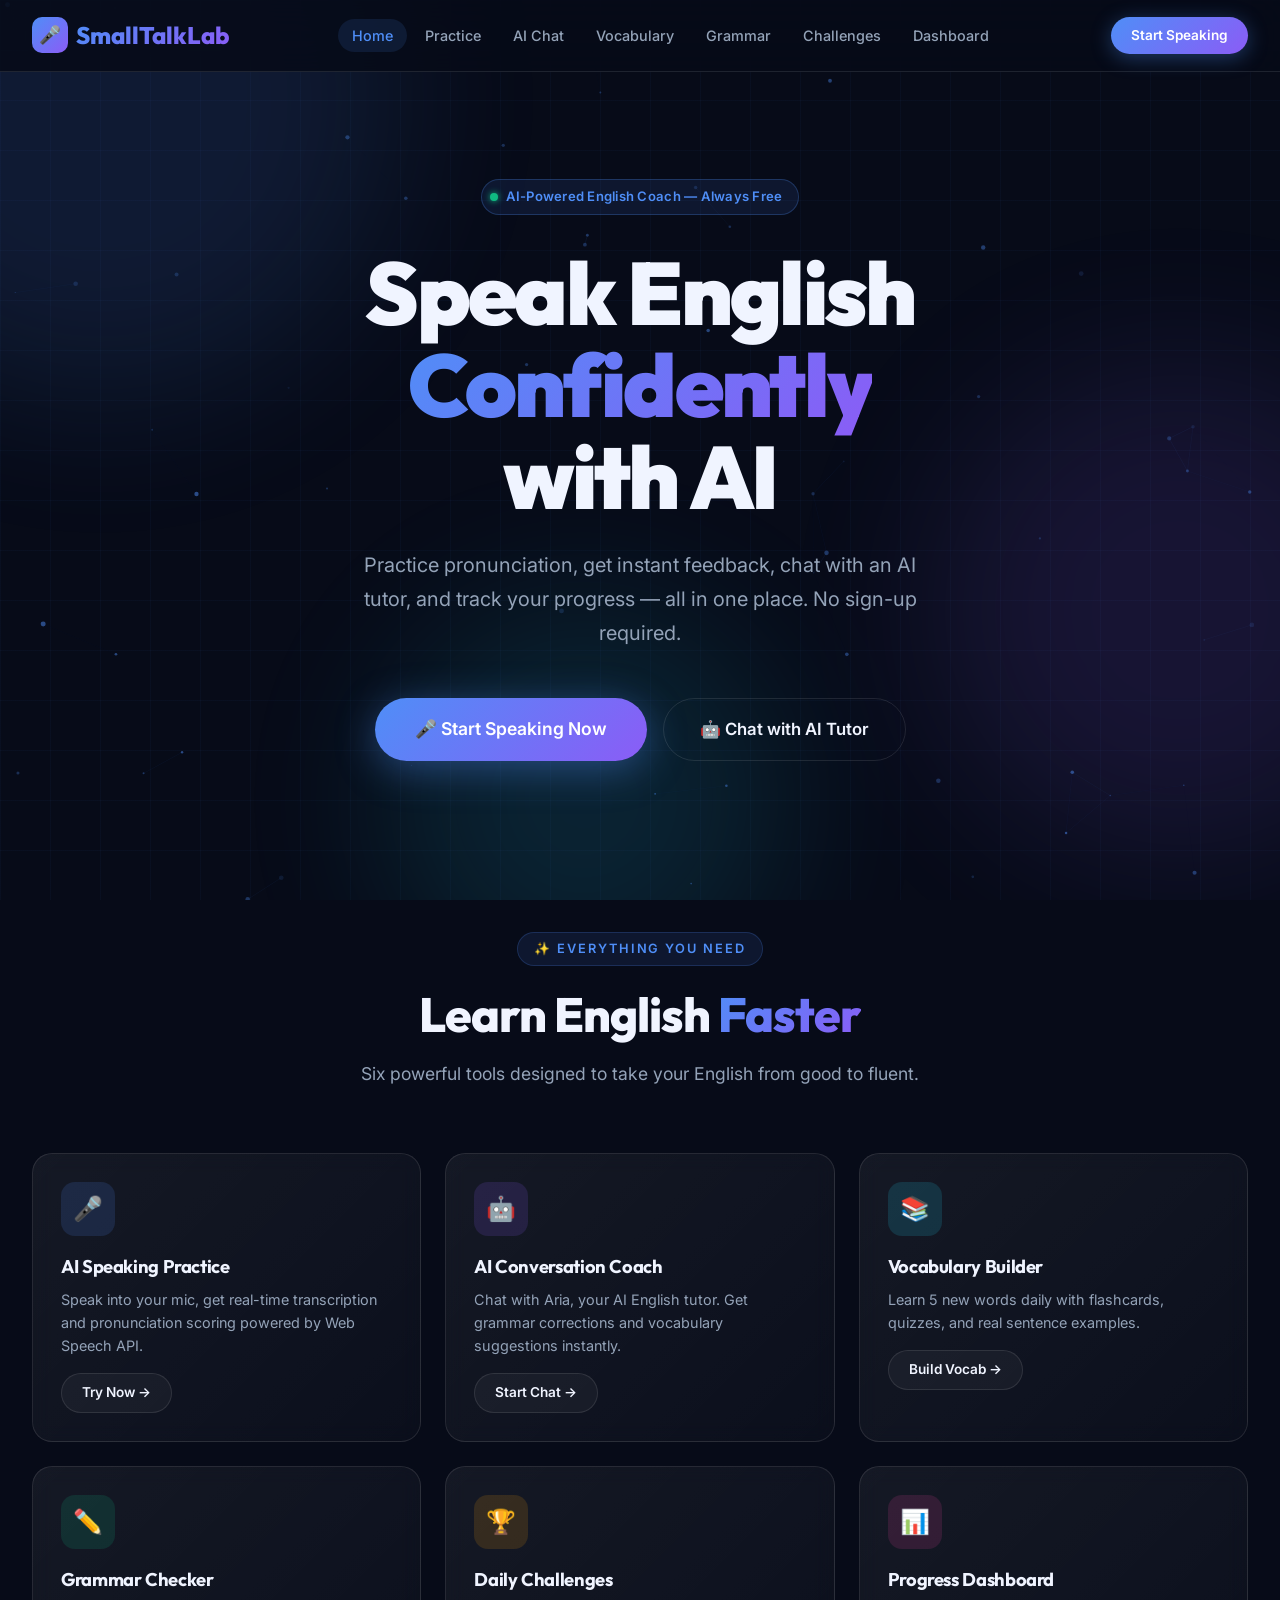
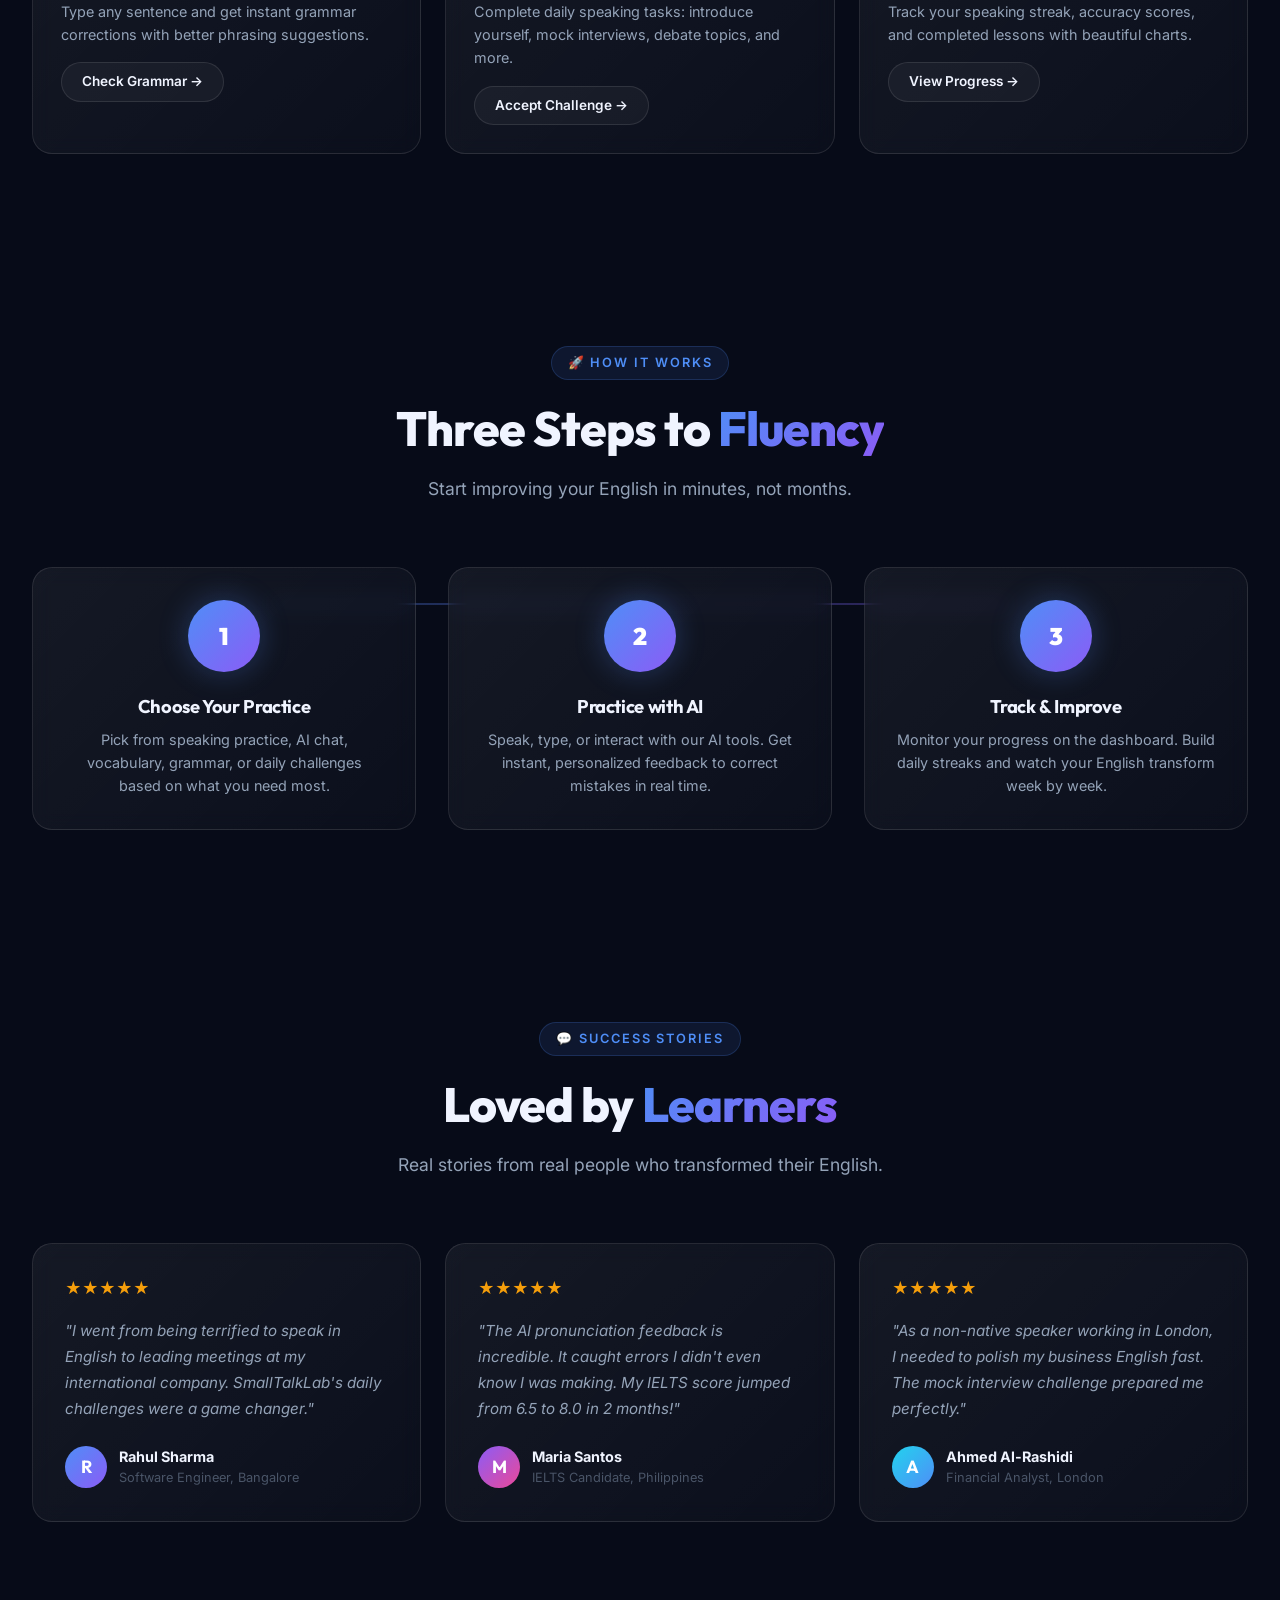
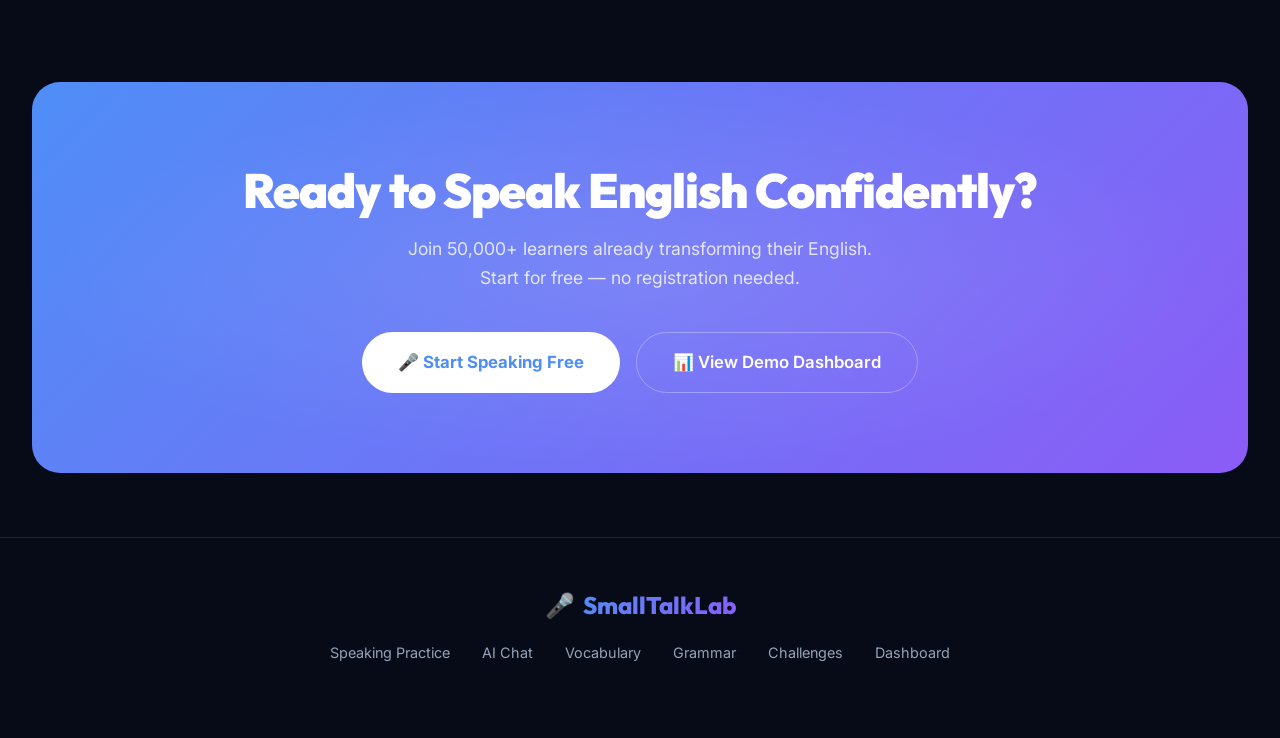
<file: index.html>
<!DOCTYPE html>
<html lang="en">
<head>
  <meta charset="UTF-8" />
  <meta name="viewport" content="width=device-width, initial-scale=1.0" />
  <title>SmallTalkLab — Master English Speaking with AI</title>
  <meta name="description" content="Practice spoken English, improve pronunciation, and build communication skills with AI-powered real-time feedback. Free forever." />
  <link rel="stylesheet" href="css/style.css" />
  <style>
    /* ── Home-specific styles ── */
    .hero-section {
      position: relative;
      min-height: 100vh;
      display: flex;
      align-items: center;
      justify-content: center;
      text-align: center;
      padding: calc(var(--nav-height) + 2rem) 2rem 4rem;
      overflow: hidden;
    }

    #heroCanvas {
      position: absolute;
      inset: 0;
      width: 100%;
      height: 100%;
      pointer-events: none;
    }

    .hero-content { position: relative; z-index: 1; max-width: 900px; }

    .hero-pill {
      display: inline-flex;
      align-items: center;
      gap: 0.5rem;
      padding: 0.4rem 1rem 0.4rem 0.5rem;
      background: rgba(79, 142, 247, 0.1);
      border: 1px solid rgba(79, 142, 247, 0.25);
      border-radius: var(--radius-full);
      font-size: 0.82rem;
      font-weight: 600;
      color: var(--accent-blue);
      margin-bottom: 2rem;
      letter-spacing: 0.02em;
      animation: pillFloat 3s ease-in-out infinite;
    }

    .hero-pill .dot {
      width: 8px; height: 8px;
      background: var(--accent-green);
      border-radius: 50%;
      animation: pulse 2s ease-in-out infinite;
      box-shadow: 0 0 6px var(--accent-green);
    }

    @keyframes pillFloat {
      0%, 100% { transform: translateY(0); }
      50% { transform: translateY(-4px); }
    }

    .hero-title {
      font-size: clamp(3rem, 7vw, 5.5rem);
      font-weight: 900;
      line-height: 1.05;
      margin-bottom: 1.5rem;
      letter-spacing: -0.03em;
    }

    .hero-sub {
      font-size: clamp(1rem, 2vw, 1.25rem);
      color: var(--text-secondary);
      max-width: 600px;
      margin: 0 auto 3rem;
      line-height: 1.7;
    }

    .hero-actions {
      display: flex;
      gap: 1rem;
      justify-content: center;
      flex-wrap: wrap;
      margin-bottom: 0;
    }

    .hero-cta {
      font-size: 1.1rem;
      padding: 1.1rem 2.5rem;
      box-shadow: 0 8px 40px rgba(79, 142, 247, 0.4);
    }

    /* ── Features ── */
    .feature-icon {
      width: 54px; height: 54px;
      border-radius: var(--radius-md);
      display: flex;
      align-items: center;
      justify-content: center;
      font-size: 1.5rem;
      margin-bottom: 1.25rem;
      flex-shrink: 0;
    }

    .feature-icon.blue { background: rgba(79,142,247,0.15); }
    .feature-icon.violet { background: rgba(139,92,246,0.15); }
    .feature-icon.cyan { background: rgba(34,211,238,0.15); }
    .feature-icon.green { background: rgba(16,185,129,0.15); }
    .feature-icon.amber { background: rgba(245,158,11,0.15); }
    .feature-icon.pink { background: rgba(236,72,153,0.15); }

    .feature-card h3 {
      font-size: 1.15rem;
      font-weight: 700;
      margin-bottom: 0.6rem;
    }

    .feature-card p {
      font-size: 0.9rem;
      color: var(--text-secondary);
      line-height: 1.6;
    }

    /* ── How It Works ── */
    .steps-grid {
      display: grid;
      grid-template-columns: repeat(3, 1fr);
      gap: 2rem;
      position: relative;
    }

    .steps-grid::before {
      content: '';
      position: absolute;
      top: 36px;
      left: calc(16.67% + 36px);
      right: calc(16.67% + 36px);
      height: 2px;
      background: linear-gradient(90deg, var(--accent-blue), var(--accent-violet));
      opacity: 0.3;
    }

    .step-card {
      text-align: center;
      padding: 2rem;
    }

    .step-number {
      width: 72px; height: 72px;
      border-radius: 50%;
      background: var(--gradient-primary);
      display: flex;
      align-items: center;
      justify-content: center;
      font-family: var(--font-heading);
      font-size: 1.5rem;
      font-weight: 900;
      color: #fff;
      margin: 0 auto 1.5rem;
      position: relative;
      box-shadow: 0 0 30px rgba(79, 142, 247, 0.3);
    }

    .step-card h3 {
      font-size: 1.15rem;
      font-weight: 700;
      margin-bottom: 0.6rem;
    }

    .step-card p {
      font-size: 0.9rem;
      color: var(--text-secondary);
    }



    /* ── Testimonials ── */
    .testimonials-grid {
      display: grid;
      grid-template-columns: repeat(3, 1fr);
      gap: 1.5rem;
    }

    .testimonial-card { padding: 2rem; }

    .testimonial-stars {
      color: var(--accent-amber);
      font-size: 1rem;
      margin-bottom: 1rem;
    }

    .testimonial-text {
      font-size: 0.95rem;
      color: var(--text-secondary);
      line-height: 1.7;
      margin-bottom: 1.5rem;
      font-style: italic;
    }

    .testimonial-author {
      display: flex;
      align-items: center;
      gap: 0.75rem;
    }

    .author-avatar {
      width: 42px; height: 42px;
      border-radius: 50%;
      display: flex;
      align-items: center;
      justify-content: center;
      font-size: 1.1rem;
      font-weight: 700;
      font-family: var(--font-heading);
      color: #fff;
      flex-shrink: 0;
    }

    .author-info .name {
      font-size: 0.9rem;
      font-weight: 700;
    }
    .author-info .role {
      font-size: 0.8rem;
      color: var(--text-muted);
    }

    /* ── CTA Section ── */
    .cta-section {
      background: var(--gradient-primary);
      border-radius: var(--radius-xl);
      padding: 5rem 3rem;
      text-align: center;
      position: relative;
      overflow: hidden;
    }

    .cta-section::before {
      content: '';
      position: absolute;
      inset: 0;
      background: radial-gradient(ellipse at center, rgba(255,255,255,0.1) 0%, transparent 70%);
    }

    .cta-section h2 {
      font-size: clamp(2rem, 4vw, 3rem);
      font-weight: 900;
      color: #fff;
      margin-bottom: 1rem;
      position: relative;
    }

    .cta-section p {
      font-size: 1.1rem;
      color: rgba(255,255,255,0.8);
      max-width: 500px;
      margin: 0 auto 2.5rem;
      position: relative;
    }

    .btn-white {
      background: #fff;
      color: var(--accent-blue);
      font-weight: 700;
    }

    .btn-white:hover {
      background: rgba(255,255,255,0.9);
      box-shadow: 0 8px 30px rgba(0,0,0,0.2);
    }

    @media (max-width: 768px) {
      .steps-grid { grid-template-columns: 1fr; }
      .steps-grid::before { display: none; }
      .testimonials-grid { grid-template-columns: 1fr; }
    }
  </style>
</head>
<body>

<!-- Background -->
<div class="bg-animated">
  <div class="bg-orb bg-orb-1"></div>
  <div class="bg-orb bg-orb-2"></div>
  <div class="bg-orb bg-orb-3"></div>
</div>
<div class="bg-grid"></div>

<!-- Navbar -->
<nav class="navbar" id="navbar">
  <a href="index.html" class="nav-brand">
    <div class="brand-icon">🎤</div>
    <span class="text-gradient">SmallTalkLab</span>
  </a>
  <ul class="nav-links">
    <li><a href="index.html">Home</a></li>
    <li><a href="speaking.html">Practice</a></li>
    <li><a href="chat.html">AI Chat</a></li>
    <li><a href="vocabulary.html">Vocabulary</a></li>
    <li><a href="grammar.html">Grammar</a></li>
    <li><a href="challenges.html">Challenges</a></li>
    <li><a href="dashboard.html">Dashboard</a></li>
  </ul>
  <a href="speaking.html" class="btn btn-primary btn-sm nav-cta">Start Speaking</a>
  <button class="hamburger" id="hamburger" aria-label="Menu">
    <span></span><span></span><span></span>
  </button>
</nav>

<!-- Mobile Menu -->
<div class="mobile-menu" id="mobileMenu">
  <a href="index.html">🏠 Home</a>
  <a href="speaking.html">🎤 Speaking Practice</a>
  <a href="chat.html">🤖 AI Chat</a>
  <a href="vocabulary.html">📚 Vocabulary</a>
  <a href="grammar.html">✏️ Grammar</a>
  <a href="challenges.html">🏆 Challenges</a>
  <a href="dashboard.html">📊 Dashboard</a>
  <a href="speaking.html" class="btn btn-primary mt-2">Start Speaking Free</a>
</div>

<!-- HERO -->
<section class="hero-section">
  <canvas id="heroCanvas"></canvas>
  <div class="hero-content">
    <div class="hero-pill">
      <span class="dot"></span>
      AI-Powered English Coach — Always Free
    </div>
    <h1 class="hero-title">
      Speak English<br>
      <span class="text-gradient">Confidently</span><br>
      with AI
    </h1>
    <p class="hero-sub">
      Practice pronunciation, get instant feedback, chat with an AI tutor,
      and track your progress — all in one place. No sign-up required.
    </p>
    <div class="hero-actions">
      <a href="speaking.html" class="btn btn-primary btn-lg hero-cta">
        🎤 Start Speaking Now
      </a>
      <a href="chat.html" class="btn btn-secondary btn-lg">
        🤖 Chat with AI Tutor
      </a>
    </div>

  </div>
</section>

<!-- FEATURES -->
<div class="section" style="padding-top:2rem;">
  <div class="section-header fade-in">
    <div class="section-label">✨ Everything You Need</div>
    <h2 class="section-title">Learn English <span class="text-gradient">Faster</span></h2>
    <p class="section-subtitle">Six powerful tools designed to take your English from good to fluent.</p>
  </div>
  <div class="grid-3">
    <div class="card feature-card fade-in">
      <div class="feature-icon blue">🎤</div>
      <h3>AI Speaking Practice</h3>
      <p>Speak into your mic, get real-time transcription and pronunciation scoring powered by Web Speech API.</p>
      <a href="speaking.html" class="btn btn-ghost btn-sm mt-2">Try Now →</a>
    </div>
    <div class="card feature-card fade-in">
      <div class="feature-icon violet">🤖</div>
      <h3>AI Conversation Coach</h3>
      <p>Chat with Aria, your AI English tutor. Get grammar corrections and vocabulary suggestions instantly.</p>
      <a href="chat.html" class="btn btn-ghost btn-sm mt-2">Start Chat →</a>
    </div>
    <div class="card feature-card fade-in">
      <div class="feature-icon cyan">📚</div>
      <h3>Vocabulary Builder</h3>
      <p>Learn 5 new words daily with flashcards, quizzes, and real sentence examples.</p>
      <a href="vocabulary.html" class="btn btn-ghost btn-sm mt-2">Build Vocab →</a>
    </div>
    <div class="card feature-card fade-in">
      <div class="feature-icon green">✏️</div>
      <h3>Grammar Checker</h3>
      <p>Type any sentence and get instant grammar corrections with better phrasing suggestions.</p>
      <a href="grammar.html" class="btn btn-ghost btn-sm mt-2">Check Grammar →</a>
    </div>
    <div class="card feature-card fade-in">
      <div class="feature-icon amber">🏆</div>
      <h3>Daily Challenges</h3>
      <p>Complete daily speaking tasks: introduce yourself, mock interviews, debate topics, and more.</p>
      <a href="challenges.html" class="btn btn-ghost btn-sm mt-2">Accept Challenge →</a>
    </div>
    <div class="card feature-card fade-in">
      <div class="feature-icon pink">📊</div>
      <h3>Progress Dashboard</h3>
      <p>Track your speaking streak, accuracy scores, and completed lessons with beautiful charts.</p>
      <a href="dashboard.html" class="btn btn-ghost btn-sm mt-2">View Progress →</a>
    </div>
  </div>
</div>

<!-- HOW IT WORKS -->
<div class="section">
  <div class="section-header fade-in">
    <div class="section-label">🚀 How It Works</div>
    <h2 class="section-title">Three Steps to <span class="text-gradient">Fluency</span></h2>
    <p class="section-subtitle">Start improving your English in minutes, not months.</p>
  </div>
  <div class="steps-grid fade-in">
    <div class="card step-card">
      <div class="step-number">1</div>
      <h3>Choose Your Practice</h3>
      <p>Pick from speaking practice, AI chat, vocabulary, grammar, or daily challenges based on what you need most.</p>
    </div>
    <div class="card step-card">
      <div class="step-number">2</div>
      <h3>Practice with AI</h3>
      <p>Speak, type, or interact with our AI tools. Get instant, personalized feedback to correct mistakes in real time.</p>
    </div>
    <div class="card step-card">
      <div class="step-number">3</div>
      <h3>Track & Improve</h3>
      <p>Monitor your progress on the dashboard. Build daily streaks and watch your English transform week by week.</p>
    </div>
  </div>
</div>



<!-- TESTIMONIALS -->
<div class="section">
  <div class="section-header fade-in">
    <div class="section-label">💬 Success Stories</div>
    <h2 class="section-title">Loved by <span class="text-gradient">Learners</span></h2>
    <p class="section-subtitle">Real stories from real people who transformed their English.</p>
  </div>
  <div class="testimonials-grid">
    <div class="card testimonial-card fade-in">
      <div class="testimonial-stars">★★★★★</div>
      <p class="testimonial-text">"I went from being terrified to speak in English to leading meetings at my international company. SmallTalkLab's daily challenges were a game changer."</p>
      <div class="testimonial-author">
        <div class="author-avatar" style="background:var(--gradient-primary);">R</div>
        <div class="author-info">
          <div class="name">Rahul Sharma</div>
          <div class="role">Software Engineer, Bangalore</div>
        </div>
      </div>
    </div>
    <div class="card testimonial-card fade-in">
      <div class="testimonial-stars">★★★★★</div>
      <p class="testimonial-text">"The AI pronunciation feedback is incredible. It caught errors I didn't even know I was making. My IELTS score jumped from 6.5 to 8.0 in 2 months!"</p>
      <div class="testimonial-author">
        <div class="author-avatar" style="background:linear-gradient(135deg,#8b5cf6,#ec4899);">M</div>
        <div class="author-info">
          <div class="name">Maria Santos</div>
          <div class="role">IELTS Candidate, Philippines</div>
        </div>
      </div>
    </div>
    <div class="card testimonial-card fade-in">
      <div class="testimonial-stars">★★★★★</div>
      <p class="testimonial-text">"As a non-native speaker working in London, I needed to polish my business English fast. The mock interview challenge prepared me perfectly."</p>
      <div class="testimonial-author">
        <div class="author-avatar" style="background:linear-gradient(135deg,#22d3ee,#4f8ef7);">A</div>
        <div class="author-info">
          <div class="name">Ahmed Al-Rashidi</div>
          <div class="role">Financial Analyst, London</div>
        </div>
      </div>
    </div>
  </div>
</div>

<!-- CTA -->
<div class="section section-sm">
  <div class="cta-section fade-in">
    <h2>Ready to Speak English Confidently?</h2>
    <p>Join 50,000+ learners already transforming their English. Start for free — no registration needed.</p>
    <div class="flex gap-2 justify-center flex-wrap">
      <a href="speaking.html" class="btn btn-white btn-lg">🎤 Start Speaking Free</a>
      <a href="dashboard.html" class="btn btn-secondary btn-lg" style="color:#fff;border-color:rgba(255,255,255,0.3);">📊 View Demo Dashboard</a>
    </div>
  </div>
</div>

<!-- Footer -->
<footer class="footer">
  <div class="footer-inner">
    <a href="index.html" class="footer-brand">
      <span>🎤</span>
      <span class="text-gradient">SmallTalkLab</span>
    </a>
    <ul class="footer-links">
      <li><a href="speaking.html">Speaking Practice</a></li>
      <li><a href="chat.html">AI Chat</a></li>
      <li><a href="vocabulary.html">Vocabulary</a></li>
      <li><a href="grammar.html">Grammar</a></li>
      <li><a href="challenges.html">Challenges</a></li>
      <li><a href="dashboard.html">Dashboard</a></li>
    </ul>
  </div>
</footer>

<script src="js/main.js"></script>
<script>
  initParticles('heroCanvas');
</script>
</body>
</html>
</file>
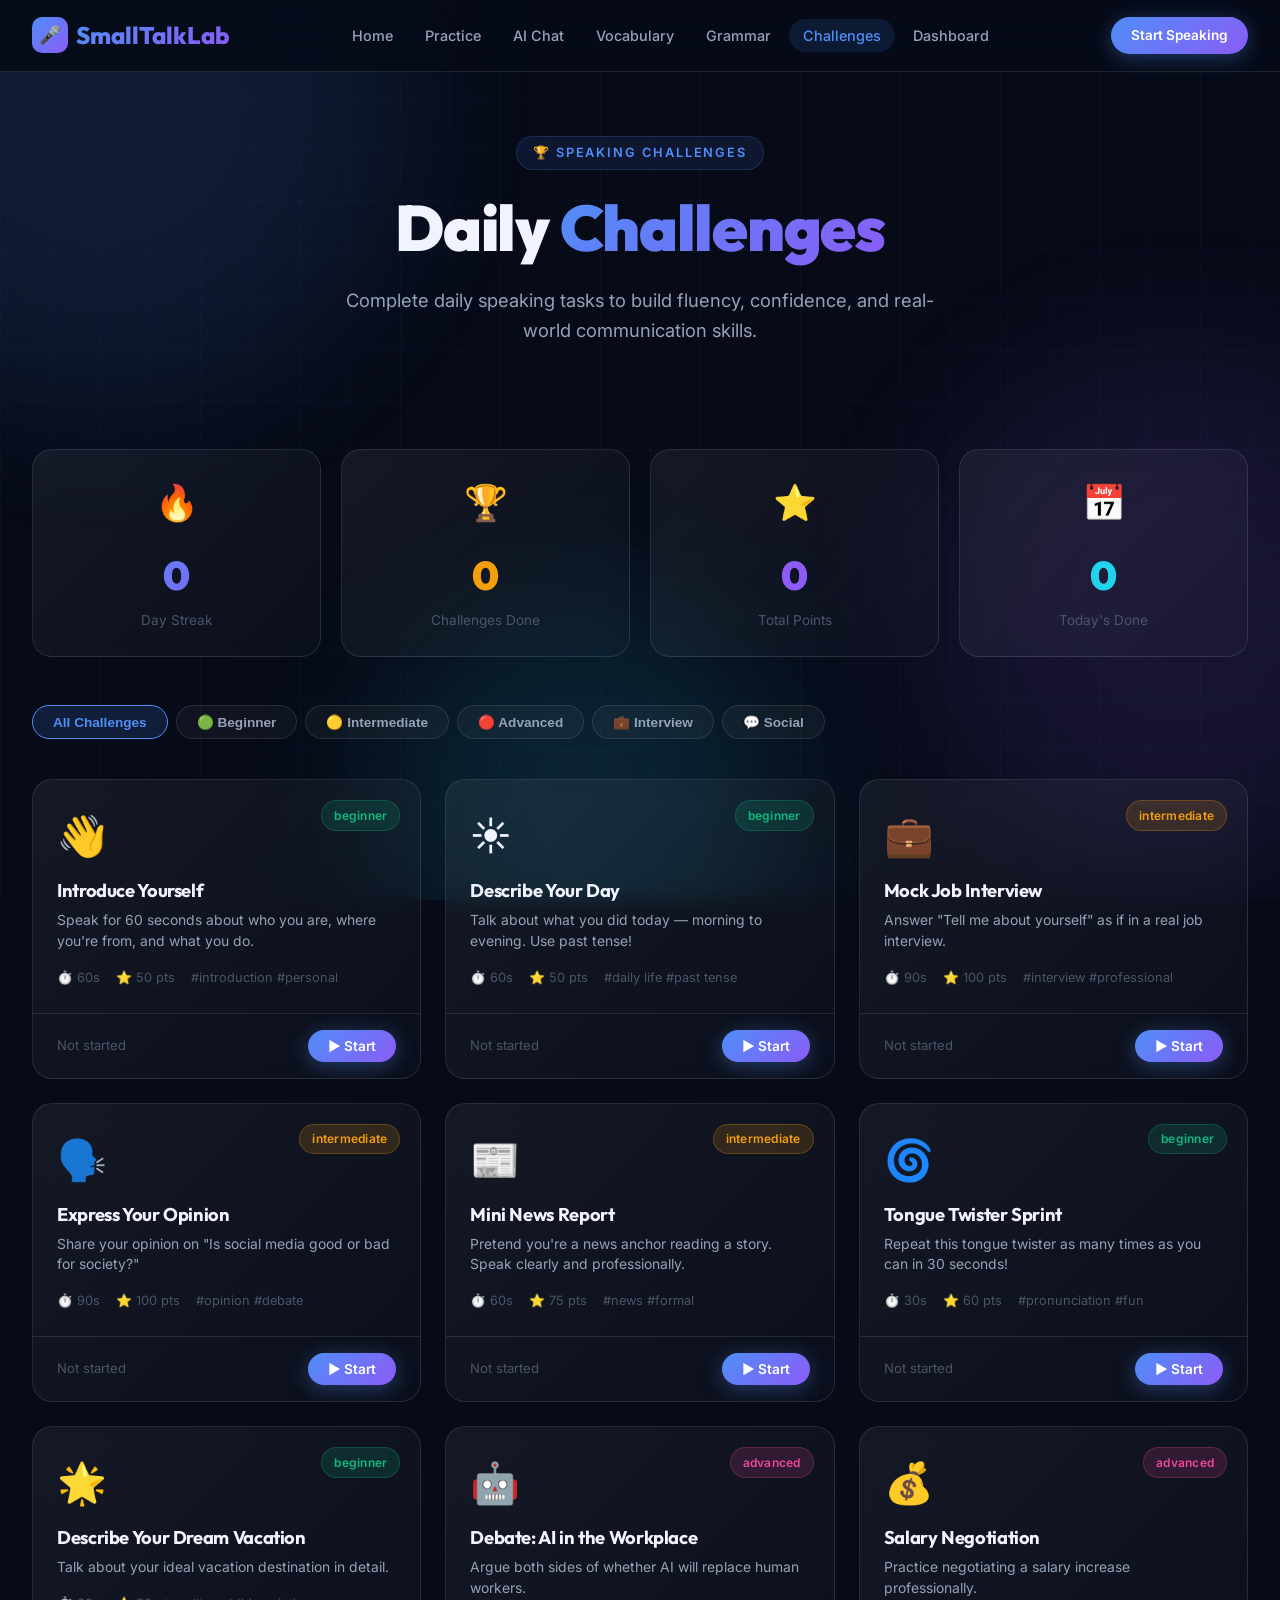
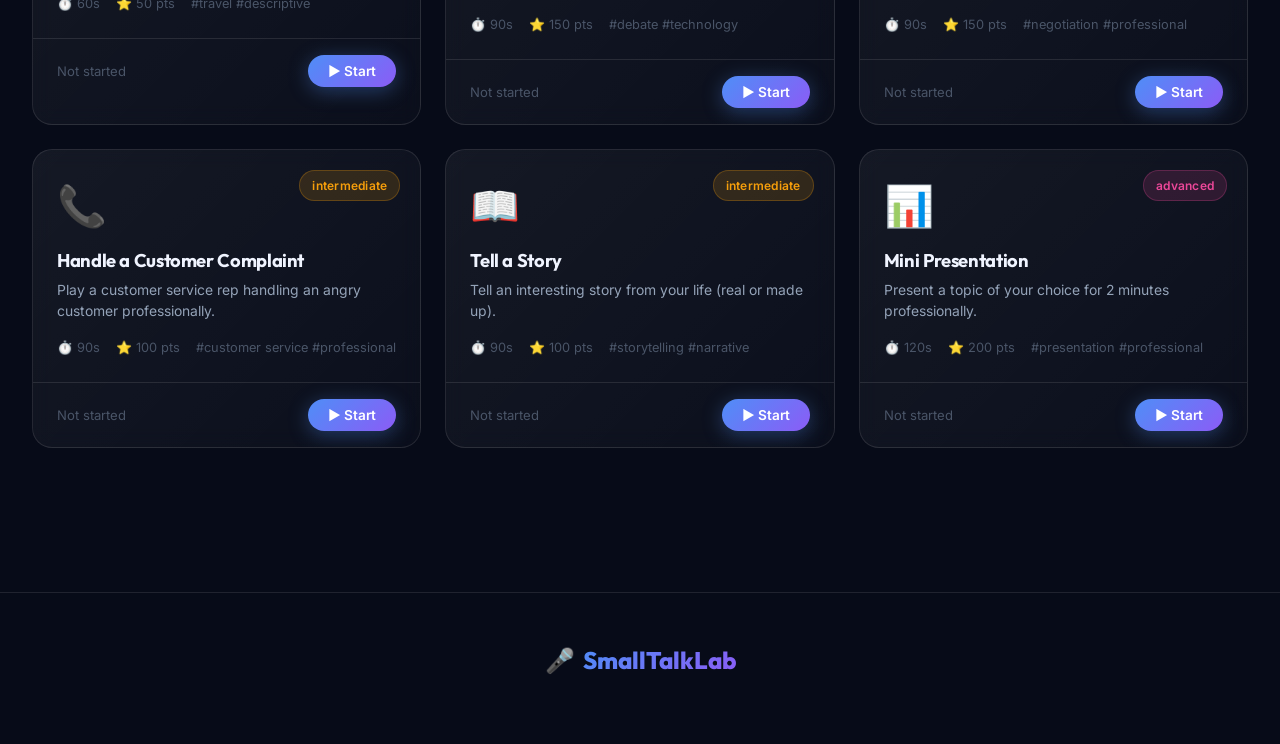
<file: challenges.html>
<!DOCTYPE html>
<html lang="en">
<head>
  <meta charset="UTF-8" />
  <meta name="viewport" content="width=device-width, initial-scale=1.0" />
  <title>Speaking Challenges — SmallTalkLab</title>
  <meta name="description" content="Daily English speaking challenges: introduce yourself, mock interviews, debate topics, and more." />
  <link rel="stylesheet" href="css/style.css" />
  <style>
    /* ── Filter Tabs ── */
    .filter-bar {
      display: flex;
      gap: 0.5rem;
      flex-wrap: wrap;
      margin-bottom: 2.5rem;
    }

    .filter-btn {
      padding: 0.5rem 1.25rem;
      border-radius: var(--radius-full);
      font-size: 0.85rem;
      font-weight: 600;
      cursor: pointer;
      border: 1px solid var(--border);
      background: var(--bg-card);
      color: var(--text-secondary);
      transition: var(--transition);
    }

    .filter-btn.active,
    .filter-btn:hover {
      background: rgba(79, 142, 247, 0.15);
      border-color: var(--accent-blue);
      color: var(--accent-blue);
    }

    /* ── Challenge Grid ── */
    .challenges-grid {
      display: grid;
      grid-template-columns: repeat(auto-fill, minmax(320px, 1fr));
      gap: 1.5rem;
      margin-bottom: 3rem;
    }

    .challenge-card {
      padding: 0;
      overflow: hidden;
      cursor: pointer;
      transition: var(--transition);
    }

    .challenge-card:hover {
      transform: translateY(-6px);
      box-shadow: var(--shadow-card), var(--shadow-glow);
    }

    .challenge-card-header {
      padding: 1.5rem;
      position: relative;
    }

    .challenge-emoji {
      font-size: 2.5rem;
      display: block;
      margin-bottom: 0.75rem;
    }

    .challenge-difficulty {
      position: absolute;
      top: 1.25rem;
      right: 1.25rem;
    }

    .challenge-title {
      font-size: 1.15rem;
      font-weight: 700;
      margin-bottom: 0.5rem;
    }

    .challenge-desc {
      font-size: 0.87rem;
      color: var(--text-secondary);
      line-height: 1.5;
      margin-bottom: 1rem;
    }

    .challenge-meta {
      display: flex;
      align-items: center;
      gap: 1rem;
      font-size: 0.8rem;
      color: var(--text-muted);
    }

    .challenge-card-footer {
      padding: 1rem 1.5rem;
      border-top: 1px solid var(--border);
      display: flex;
      align-items: center;
      justify-content: space-between;
    }

    .challenge-completed {
      display: flex;
      align-items: center;
      gap: 0.4rem;
      font-size: 0.82rem;
      color: var(--accent-green);
      font-weight: 600;
    }

    /* ── Challenge Modal ── */
    .modal-overlay {
      position: fixed;
      inset: 0;
      background: rgba(0, 0, 0, 0.7);
      backdrop-filter: blur(8px);
      z-index: 2000;
      display: flex;
      align-items: center;
      justify-content: center;
      padding: 1.5rem;
      opacity: 0;
      pointer-events: none;
      transition: opacity 0.3s ease;
    }

    .modal-overlay.open {
      opacity: 1;
      pointer-events: all;
    }

    .modal {
      background: #0d1427;
      border: 1px solid var(--border);
      border-radius: var(--radius-xl);
      padding: 2.5rem;
      max-width: 600px;
      width: 100%;
      transform: scale(0.9) translateY(20px);
      transition: transform 0.3s ease;
      max-height: 90vh;
      overflow-y: auto;
    }

    .modal-overlay.open .modal {
      transform: scale(1) translateY(0);
    }

    .modal-header {
      display: flex;
      align-items: flex-start;
      justify-content: space-between;
      margin-bottom: 1.5rem;
    }

    .modal-close {
      background: none;
      border: none;
      color: var(--text-muted);
      font-size: 1.5rem;
      cursor: pointer;
      line-height: 1;
      transition: var(--transition);
      padding: 0;
    }

    .modal-close:hover { color: var(--text-primary); }

    /* ── Timer ── */
    .timer-display {
      text-align: center;
      margin: 2rem 0;
    }

    .timer-ring-svg {
      width: 140px; height: 140px;
    }

    .timer-ring-bg { fill: none; stroke: rgba(255,255,255,0.06); stroke-width: 8; }
    .timer-ring-fill {
      fill: none;
      stroke: url(#timerGrad);
      stroke-width: 8;
      stroke-linecap: round;
      stroke-dasharray: 351.86;
      stroke-dashoffset: 0;
      transform: rotate(-90deg);
      transform-origin: center;
      transition: stroke-dashoffset 1s linear;
    }

    .timer-number {
      font-family: var(--font-heading);
      font-size: 2.5rem;
      font-weight: 900;
      display: block;
      text-align: center;
      margin-top: -10px;
    }

    .timer-label {
      font-size: 0.82rem;
      color: var(--text-muted);
      text-align: center;
    }

    /* ── Prompt Display ── */
    .prompt-box {
      background: var(--gradient-glow);
      border: 1px solid var(--border-glow);
      border-radius: var(--radius-lg);
      padding: 1.5rem;
      margin-bottom: 1.5rem;
    }

    .prompt-label {
      font-size: 0.78rem;
      font-weight: 700;
      text-transform: uppercase;
      letter-spacing: 0.1em;
      color: var(--accent-blue);
      margin-bottom: 0.75rem;
    }

    .prompt-text {
      font-size: 1.1rem;
      line-height: 1.7;
      color: var(--text-primary);
    }

    /* ── Recording in modal ── */
    .modal-transcript {
      min-height: 80px;
      padding: 1rem 1.25rem;
      background: rgba(255,255,255,0.03);
      border: 1px solid var(--border);
      border-radius: var(--radius-md);
      font-size: 0.93rem;
      line-height: 1.6;
      color: var(--text-secondary);
      font-style: italic;
      margin-bottom: 1.25rem;
    }

    /* ── Daily Streak ── */
    .streak-section {
      display: grid;
      grid-template-columns: repeat(auto-fit, minmax(200px, 1fr));
      gap: 1.25rem;
      margin-bottom: 3rem;
    }

    .streak-card {
      padding: 1.5rem;
      text-align: center;
    }

    .streak-icon {
      font-size: 2.2rem;
      display: block;
      margin-bottom: 0.75rem;
    }

    .streak-value {
      font-family: var(--font-heading);
      font-size: 2.5rem;
      font-weight: 900;
      display: block;
    }

    .streak-label {
      font-size: 0.85rem;
      color: var(--text-muted);
    }

    @media (max-width: 768px) {
      .challenges-grid { grid-template-columns: 1fr; }
    }
  </style>
</head>
<body>
<div class="bg-animated"><div class="bg-orb bg-orb-1"></div><div class="bg-orb bg-orb-2"></div><div class="bg-orb bg-orb-3"></div></div>
<div class="bg-grid"></div>

<nav class="navbar" id="navbar">
  <a href="index.html" class="nav-brand"><div class="brand-icon">🎤</div><span class="text-gradient">SmallTalkLab</span></a>
  <ul class="nav-links">
    <li><a href="index.html">Home</a></li><li><a href="speaking.html">Practice</a></li>
    <li><a href="chat.html">AI Chat</a></li><li><a href="vocabulary.html">Vocabulary</a></li>
    <li><a href="grammar.html">Grammar</a></li><li><a href="challenges.html">Challenges</a></li>
    <li><a href="dashboard.html">Dashboard</a></li>
  </ul>
  <a href="speaking.html" class="btn btn-primary btn-sm nav-cta">Start Speaking</a>
  <button class="hamburger" id="hamburger"><span></span><span></span><span></span></button>
</nav>
<div class="mobile-menu" id="mobileMenu">
  <a href="index.html">🏠 Home</a><a href="speaking.html">🎤 Speaking Practice</a>
  <a href="chat.html">🤖 AI Chat</a><a href="vocabulary.html">📚 Vocabulary</a>
  <a href="grammar.html">✏️ Grammar</a><a href="challenges.html">🏆 Challenges</a>
  <a href="dashboard.html">📊 Dashboard</a>
</div>

<div class="page-hero">
  <div class="section-label">🏆 Speaking Challenges</div>
  <h1>Daily <span class="text-gradient">Challenges</span></h1>
  <p>Complete daily speaking tasks to build fluency, confidence, and real-world communication skills.</p>
</div>

<div class="section" style="padding-top:0;">
  <!-- Streak Stats -->
  <div class="streak-section fade-in">
    <div class="card streak-card">
      <span class="streak-icon">🔥</span>
      <span class="streak-value text-gradient" id="streakCount">0</span>
      <span class="streak-label">Day Streak</span>
    </div>
    <div class="card streak-card">
      <span class="streak-icon">🏆</span>
      <span class="streak-value" style="color:var(--accent-amber);" id="completedCount">0</span>
      <span class="streak-label">Challenges Done</span>
    </div>
    <div class="card streak-card">
      <span class="streak-icon">⭐</span>
      <span class="streak-value" style="color:var(--accent-violet);" id="pointsCount">0</span>
      <span class="streak-label">Total Points</span>
    </div>
    <div class="card streak-card">
      <span class="streak-icon">📅</span>
      <span class="streak-value" style="color:var(--accent-cyan);" id="todayCount">0</span>
      <span class="streak-label">Today's Done</span>
    </div>
  </div>

  <!-- Filter -->
  <div class="filter-bar fade-in">
    <button class="filter-btn active" data-filter="all">All Challenges</button>
    <button class="filter-btn" data-filter="beginner">🟢 Beginner</button>
    <button class="filter-btn" data-filter="intermediate">🟡 Intermediate</button>
    <button class="filter-btn" data-filter="advanced">🔴 Advanced</button>
    <button class="filter-btn" data-filter="interview">💼 Interview</button>
    <button class="filter-btn" data-filter="social">💬 Social</button>
  </div>

  <!-- Challenge Cards -->
  <div class="challenges-grid" id="challengeGrid"></div>
</div>

<!-- Challenge Modal -->
<div class="modal-overlay" id="modalOverlay">
  <div class="modal">
    <div class="modal-header">
      <div>
        <span id="modalEmoji" style="font-size:2rem;display:block;margin-bottom:0.5rem;"></span>
        <h2 id="modalTitle" style="font-size:1.3rem;font-weight:800;"></h2>
      </div>
      <button class="modal-close" id="modalClose">✕</button>
    </div>

    <div class="prompt-box">
      <div class="prompt-label">🎯 Your Challenge</div>
      <div class="prompt-text" id="modalPrompt"></div>
    </div>

    <div class="timer-display">
      <svg class="timer-ring-svg" viewBox="0 0 120 120">
        <defs>
          <linearGradient id="timerGrad" x1="0%" y1="0%" x2="100%" y2="0%">
            <stop offset="0%" style="stop-color:#4f8ef7"/>
            <stop offset="100%" style="stop-color:#8b5cf6"/>
          </linearGradient>
        </defs>
        <circle class="timer-ring-bg" cx="60" cy="60" r="56"/>
        <circle class="timer-ring-fill" id="timerRing" cx="60" cy="60" r="56"/>
      </svg>
      <span class="timer-number" id="timerNumber">60</span>
      <div class="timer-label">seconds remaining</div>
    </div>

    <div class="modal-transcript" id="modalTranscript">Your speech will appear here...</div>

    <div style="display:flex;gap:0.75rem;justify-content:center;flex-wrap:wrap;">
      <button class="btn btn-primary" id="modalMicBtn">🎤 Start Speaking</button>
      <button class="btn btn-ghost btn-sm" id="modalHintBtn">💡 Show Hint</button>
      <button class="btn btn-success btn-sm" id="completeBtn" style="display:none;">✅ Mark Complete</button>
    </div>

    <div id="hintBox" style="display:none;margin-top:1.25rem;" class="card" style="padding:1.25rem;">
      <div style="font-size:0.85rem;font-weight:700;color:var(--accent-amber);margin-bottom:0.5rem;">💡 Hint</div>
      <div id="hintText" style="font-size:0.9rem;color:var(--text-secondary);"></div>
    </div>
  </div>
</div>

<footer class="footer">
  <div class="footer-inner">
    <a href="index.html" class="footer-brand"><span>🎤</span><span class="text-gradient">SmallTalkLab</span></a>
  </div>
</footer>

<script src="js/main.js"></script>
<script src="js/challenges.js"></script>
</body>
</html>
</file>
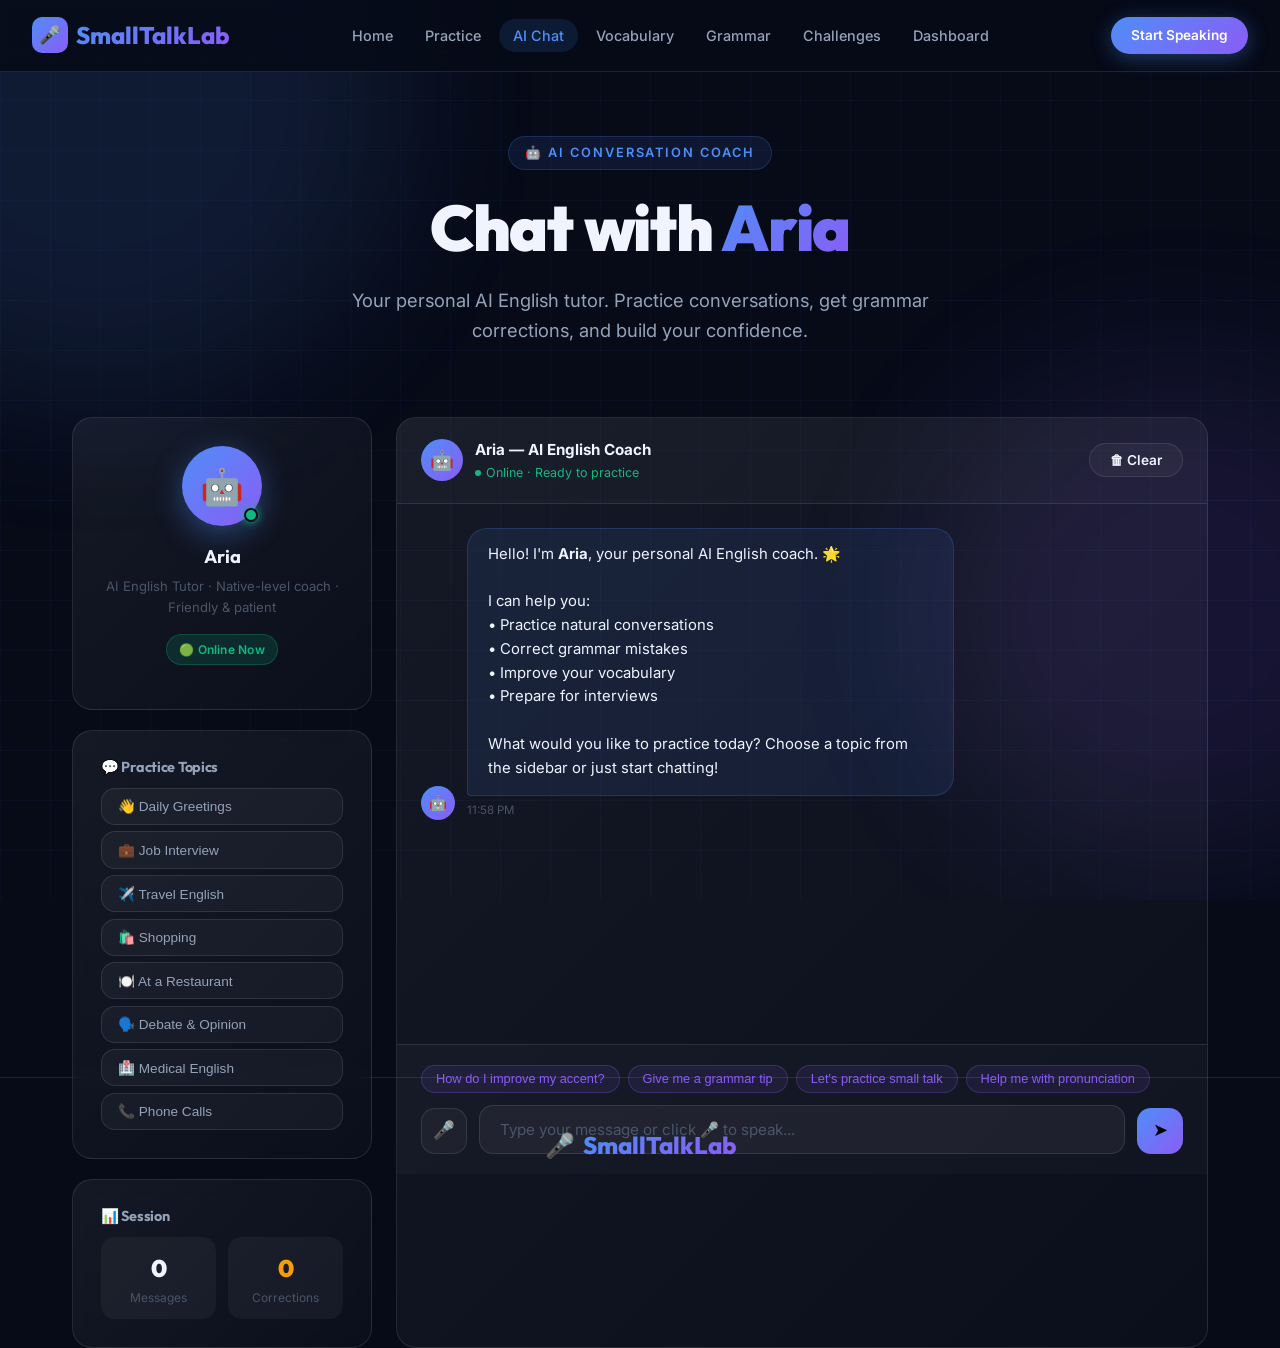
<file: chat.html>
<!DOCTYPE html>
<html lang="en">
<head>
  <meta charset="UTF-8" />
  <meta name="viewport" content="width=device-width, initial-scale=1.0" />
  <title>AI Chat Practice — SmallTalkLab</title>
  <meta name="description" content="Chat with Aria, your AI English tutor. Practice conversations, get grammar corrections, and build confidence." />
  <link rel="stylesheet" href="css/style.css" />
  <style>
    .chat-layout {
      display: grid;
      grid-template-columns: 300px 1fr;
      gap: 1.5rem;
      max-width: 1200px;
      margin: 0 auto;
      padding: 0 2rem 4rem;
      height: calc(100vh - var(--nav-height) - 200px);
      min-height: 600px;
    }

    /* ── Sidebar ── */
    .chat-sidebar {
      display: flex;
      flex-direction: column;
      gap: 1.25rem;
    }

    .tutor-profile {
      padding: 1.75rem;
      text-align: center;
      background: var(--gradient-card);
      border: 1px solid var(--border);
      border-radius: var(--radius-lg);
    }

    .tutor-avatar {
      width: 80px; height: 80px;
      border-radius: 50%;
      background: var(--gradient-primary);
      display: flex;
      align-items: center;
      justify-content: center;
      font-size: 2.2rem;
      margin: 0 auto 1rem;
      position: relative;
      box-shadow: 0 8px 30px rgba(79, 142, 247, 0.4);
    }

    .tutor-online {
      position: absolute;
      bottom: 4px; right: 4px;
      width: 14px; height: 14px;
      background: var(--accent-green);
      border-radius: 50%;
      border: 2px solid var(--bg-primary);
      box-shadow: 0 0 8px var(--accent-green);
      animation: pulse 2s ease-in-out infinite;
    }

    .tutor-name {
      font-family: var(--font-heading);
      font-size: 1.15rem;
      font-weight: 700;
      margin-bottom: 0.25rem;
    }

    .tutor-desc {
      font-size: 0.82rem;
      color: var(--text-muted);
      margin-bottom: 1rem;
    }

    .topics-list {
      display: flex;
      flex-direction: column;
      gap: 0.4rem;
    }

    .topic-btn {
      padding: 0.6rem 1rem;
      border-radius: var(--radius-md);
      background: var(--bg-card);
      border: 1px solid var(--border);
      color: var(--text-secondary);
      font-size: 0.85rem;
      font-weight: 500;
      cursor: pointer;
      text-align: left;
      transition: var(--transition);
    }

    .topic-btn:hover {
      background: rgba(79, 142, 247, 0.1);
      border-color: var(--accent-blue);
      color: var(--accent-blue);
    }

    /* ── Chat Area ── */
    .chat-container {
      display: flex;
      flex-direction: column;
      background: var(--gradient-card);
      border: 1px solid var(--border);
      border-radius: var(--radius-lg);
      overflow: hidden;
    }

    .chat-header {
      display: flex;
      align-items: center;
      gap: 0.75rem;
      padding: 1.25rem 1.5rem;
      border-bottom: 1px solid var(--border);
      background: rgba(255,255,255,0.02);
    }

    .chat-header-avatar {
      width: 42px; height: 42px;
      border-radius: 50%;
      background: var(--gradient-primary);
      display: flex;
      align-items: center;
      justify-content: center;
      font-size: 1.2rem;
    }

    .chat-header-info .name { font-weight: 700; font-size: 0.95rem; }
    .chat-header-info .status {
      font-size: 0.78rem;
      color: var(--accent-green);
      display: flex;
      align-items: center;
      gap: 0.3rem;
    }
    .chat-header-info .status::before {
      content: '';
      width: 6px; height: 6px;
      background: var(--accent-green);
      border-radius: 50%;
      display: inline-block;
    }

    .chat-messages {
      flex: 1;
      overflow-y: auto;
      padding: 1.5rem;
      display: flex;
      flex-direction: column;
      gap: 1rem;
      min-height: 0;
      max-height: 60vh;
    }

    .message {
      display: flex;
      align-items: flex-end;
      gap: 0.75rem;
      animation: msgIn 0.3s ease;
    }

    @keyframes msgIn {
      from { opacity: 0; transform: translateY(10px); }
      to { opacity: 1; transform: translateY(0); }
    }

    .message.user { flex-direction: row-reverse; }

    .msg-avatar {
      width: 34px; height: 34px;
      border-radius: 50%;
      display: flex;
      align-items: center;
      justify-content: center;
      font-size: 0.9rem;
      flex-shrink: 0;
    }

    .message.ai .msg-avatar { background: var(--gradient-primary); }
    .message.user .msg-avatar { background: rgba(139, 92, 246, 0.3); }

    .msg-bubble {
      max-width: 70%;
      padding: 0.875rem 1.25rem;
      border-radius: var(--radius-lg);
      font-size: 0.93rem;
      line-height: 1.6;
    }

    .message.ai .msg-bubble {
      background: rgba(79, 142, 247, 0.1);
      border: 1px solid rgba(79, 142, 247, 0.2);
      border-bottom-left-radius: 4px;
    }

    .message.user .msg-bubble {
      background: var(--gradient-primary);
      color: #fff;
      border-bottom-right-radius: 4px;
    }

    .msg-time {
      font-size: 0.72rem;
      color: var(--text-muted);
      margin-top: 0.35rem;
    }

    .msg-correction {
      margin-top: 0.75rem;
      padding: 0.75rem 1rem;
      background: rgba(245, 158, 11, 0.08);
      border: 1px solid rgba(245, 158, 11, 0.2);
      border-radius: var(--radius-md);
      font-size: 0.83rem;
      color: var(--accent-amber);
    }

    .msg-correction strong { color: var(--text-primary); }

    .typing-indicator {
      display: flex;
      align-items: center;
      gap: 0.75rem;
    }

    .typing-dots {
      display: flex;
      gap: 4px;
      padding: 0.875rem 1.25rem;
      background: rgba(79, 142, 247, 0.1);
      border: 1px solid rgba(79, 142, 247, 0.2);
      border-radius: var(--radius-lg);
      border-bottom-left-radius: 4px;
    }

    .typing-dots span {
      width: 7px; height: 7px;
      background: var(--accent-blue);
      border-radius: 50%;
      animation: typingDot 1.2s ease-in-out infinite;
    }
    .typing-dots span:nth-child(2) { animation-delay: 0.2s; }
    .typing-dots span:nth-child(3) { animation-delay: 0.4s; }

    @keyframes typingDot {
      0%, 60%, 100% { transform: translateY(0); opacity: 0.4; }
      30% { transform: translateY(-6px); opacity: 1; }
    }

    /* ── Input Area ── */
    .chat-input-area {
      padding: 1.25rem 1.5rem;
      border-top: 1px solid var(--border);
      background: rgba(255,255,255,0.02);
    }

    .chat-suggestions {
      display: flex;
      gap: 0.5rem;
      flex-wrap: wrap;
      margin-bottom: 0.75rem;
    }

    .suggestion-chip {
      padding: 0.35rem 0.875rem;
      border-radius: var(--radius-full);
      background: rgba(139, 92, 246, 0.1);
      border: 1px solid rgba(139, 92, 246, 0.25);
      color: var(--accent-violet);
      font-size: 0.8rem;
      font-weight: 500;
      cursor: pointer;
      transition: var(--transition);
      white-space: nowrap;
    }

    .suggestion-chip:hover {
      background: rgba(139, 92, 246, 0.2);
    }

    .chat-input-row {
      display: flex;
      gap: 0.75rem;
      align-items: flex-end;
    }

    #chatInput {
      flex: 1;
      resize: none;
      max-height: 120px;
      border-radius: var(--radius-md);
      min-height: 46px;
    }

    .send-btn {
      width: 46px; height: 46px;
      border-radius: var(--radius-md);
      background: var(--gradient-primary);
      border: none;
      cursor: pointer;
      display: flex;
      align-items: center;
      justify-content: center;
      font-size: 1.1rem;
      transition: var(--transition);
      flex-shrink: 0;
    }

    .send-btn:hover {
      transform: scale(1.08);
      box-shadow: 0 4px 20px rgba(79, 142, 247, 0.4);
    }

    .chat-voice-btn {
      width: 46px; height: 46px;
      border-radius: var(--radius-md);
      background: var(--bg-card);
      border: 1px solid var(--border);
      cursor: pointer;
      display: flex;
      align-items: center;
      justify-content: center;
      font-size: 1.1rem;
      transition: var(--transition);
      flex-shrink: 0;
    }

    .chat-voice-btn:hover { border-color: var(--accent-blue); }
    .chat-voice-btn.listening { background: rgba(239,68,68,0.2); border-color: #ef4444; animation: micPulse 1s ease-in-out infinite; }
    @keyframes micPulse { 0%,100% { box-shadow: none; } 50% { box-shadow: 0 0 20px rgba(239,68,68,0.4); } }

    @media (max-width: 900px) {
      .chat-layout { grid-template-columns: 1fr; height: auto; }
      .chat-sidebar { display: none; }
      .chat-messages { max-height: 50vh; }
    }
  </style>
</head>
<body>
<div class="bg-animated"><div class="bg-orb bg-orb-1"></div><div class="bg-orb bg-orb-2"></div></div>
<div class="bg-grid"></div>

<nav class="navbar" id="navbar">
  <a href="index.html" class="nav-brand">
    <div class="brand-icon">🎤</div>
    <span class="text-gradient">SmallTalkLab</span>
  </a>
  <ul class="nav-links">
    <li><a href="index.html">Home</a></li>
    <li><a href="speaking.html">Practice</a></li>
    <li><a href="chat.html">AI Chat</a></li>
    <li><a href="vocabulary.html">Vocabulary</a></li>
    <li><a href="grammar.html">Grammar</a></li>
    <li><a href="challenges.html">Challenges</a></li>
    <li><a href="dashboard.html">Dashboard</a></li>
  </ul>
  <a href="speaking.html" class="btn btn-primary btn-sm nav-cta">Start Speaking</a>
  <button class="hamburger" id="hamburger"><span></span><span></span><span></span></button>
</nav>
<div class="mobile-menu" id="mobileMenu">
  <a href="index.html">🏠 Home</a><a href="speaking.html">🎤 Speaking Practice</a>
  <a href="chat.html">🤖 AI Chat</a><a href="vocabulary.html">📚 Vocabulary</a>
  <a href="grammar.html">✏️ Grammar</a><a href="challenges.html">🏆 Challenges</a>
  <a href="dashboard.html">📊 Dashboard</a>
</div>

<div class="page-hero" style="padding-bottom:2rem;">
  <div class="section-label">🤖 AI Conversation Coach</div>
  <h1>Chat with <span class="text-gradient">Aria</span></h1>
  <p>Your personal AI English tutor. Practice conversations, get grammar corrections, and build your confidence.</p>
</div>

<div class="chat-layout">
  <!-- Sidebar -->
  <div class="chat-sidebar">
    <div class="tutor-profile card">
      <div class="tutor-avatar">
        🤖
        <div class="tutor-online"></div>
      </div>
      <div class="tutor-name">Aria</div>
      <div class="tutor-desc">AI English Tutor · Native-level coach · Friendly & patient</div>
      <div class="badge badge-green" style="margin:0 auto 1rem;">🟢 Online Now</div>
    </div>

    <div class="card">
      <h3 style="font-size:0.9rem;font-weight:700;margin-bottom:0.75rem;color:var(--text-secondary);">💬 Practice Topics</h3>
      <div class="topics-list" id="topicsList">
        <button class="topic-btn" data-topic="greeting">👋 Daily Greetings</button>
        <button class="topic-btn" data-topic="interview">💼 Job Interview</button>
        <button class="topic-btn" data-topic="travel">✈️ Travel English</button>
        <button class="topic-btn" data-topic="shopping">🛍️ Shopping</button>
        <button class="topic-btn" data-topic="restaurant">🍽️ At a Restaurant</button>
        <button class="topic-btn" data-topic="debate">🗣️ Debate & Opinion</button>
        <button class="topic-btn" data-topic="medical">🏥 Medical English</button>
        <button class="topic-btn" data-topic="phone">📞 Phone Calls</button>
      </div>
    </div>

    <div class="card">
      <h3 style="font-size:0.9rem;font-weight:700;margin-bottom:0.75rem;color:var(--text-secondary);">📊 Session</h3>
      <div style="display:grid;grid-template-columns:1fr 1fr;gap:0.75rem;">
        <div style="text-align:center;padding:0.75rem;background:var(--bg-card);border-radius:var(--radius-md);">
          <div style="font-size:1.5rem;font-weight:900;font-family:var(--font-heading);" id="msgCount">0</div>
          <div style="font-size:0.75rem;color:var(--text-muted);">Messages</div>
        </div>
        <div style="text-align:center;padding:0.75rem;background:var(--bg-card);border-radius:var(--radius-md);">
          <div style="font-size:1.5rem;font-weight:900;font-family:var(--font-heading);color:var(--accent-amber);" id="corrCount">0</div>
          <div style="font-size:0.75rem;color:var(--text-muted);">Corrections</div>
        </div>
      </div>
    </div>
  </div>

  <!-- Chat Window -->
  <div class="chat-container">
    <div class="chat-header">
      <div class="chat-header-avatar">🤖</div>
      <div class="chat-header-info">
        <div class="name">Aria — AI English Coach</div>
        <div class="status">Online · Ready to practice</div>
      </div>
      <button class="btn btn-ghost btn-sm" id="clearChatBtn" style="margin-left:auto;">🗑 Clear</button>
    </div>

    <div class="chat-messages" id="chatMessages"></div>

    <div class="chat-input-area">
      <div class="chat-suggestions" id="suggestions"></div>
      <div class="chat-input-row">
        <button class="chat-voice-btn" id="voiceInputBtn" title="Speak your message">🎤</button>
        <textarea class="input textarea" id="chatInput" rows="1" placeholder="Type your message or click 🎤 to speak..."></textarea>
        <button class="send-btn" id="sendBtn">➤</button>
      </div>
    </div>
  </div>
</div>

<footer class="footer" style="margin-top:2rem;">
  <div class="footer-inner">
    <a href="index.html" class="footer-brand"><span>🎤</span><span class="text-gradient">SmallTalkLab</span></a>
  </div>
</footer>

<script src="js/main.js"></script>
<script src="js/chat.js"></script>
</body>
</html>
</file>
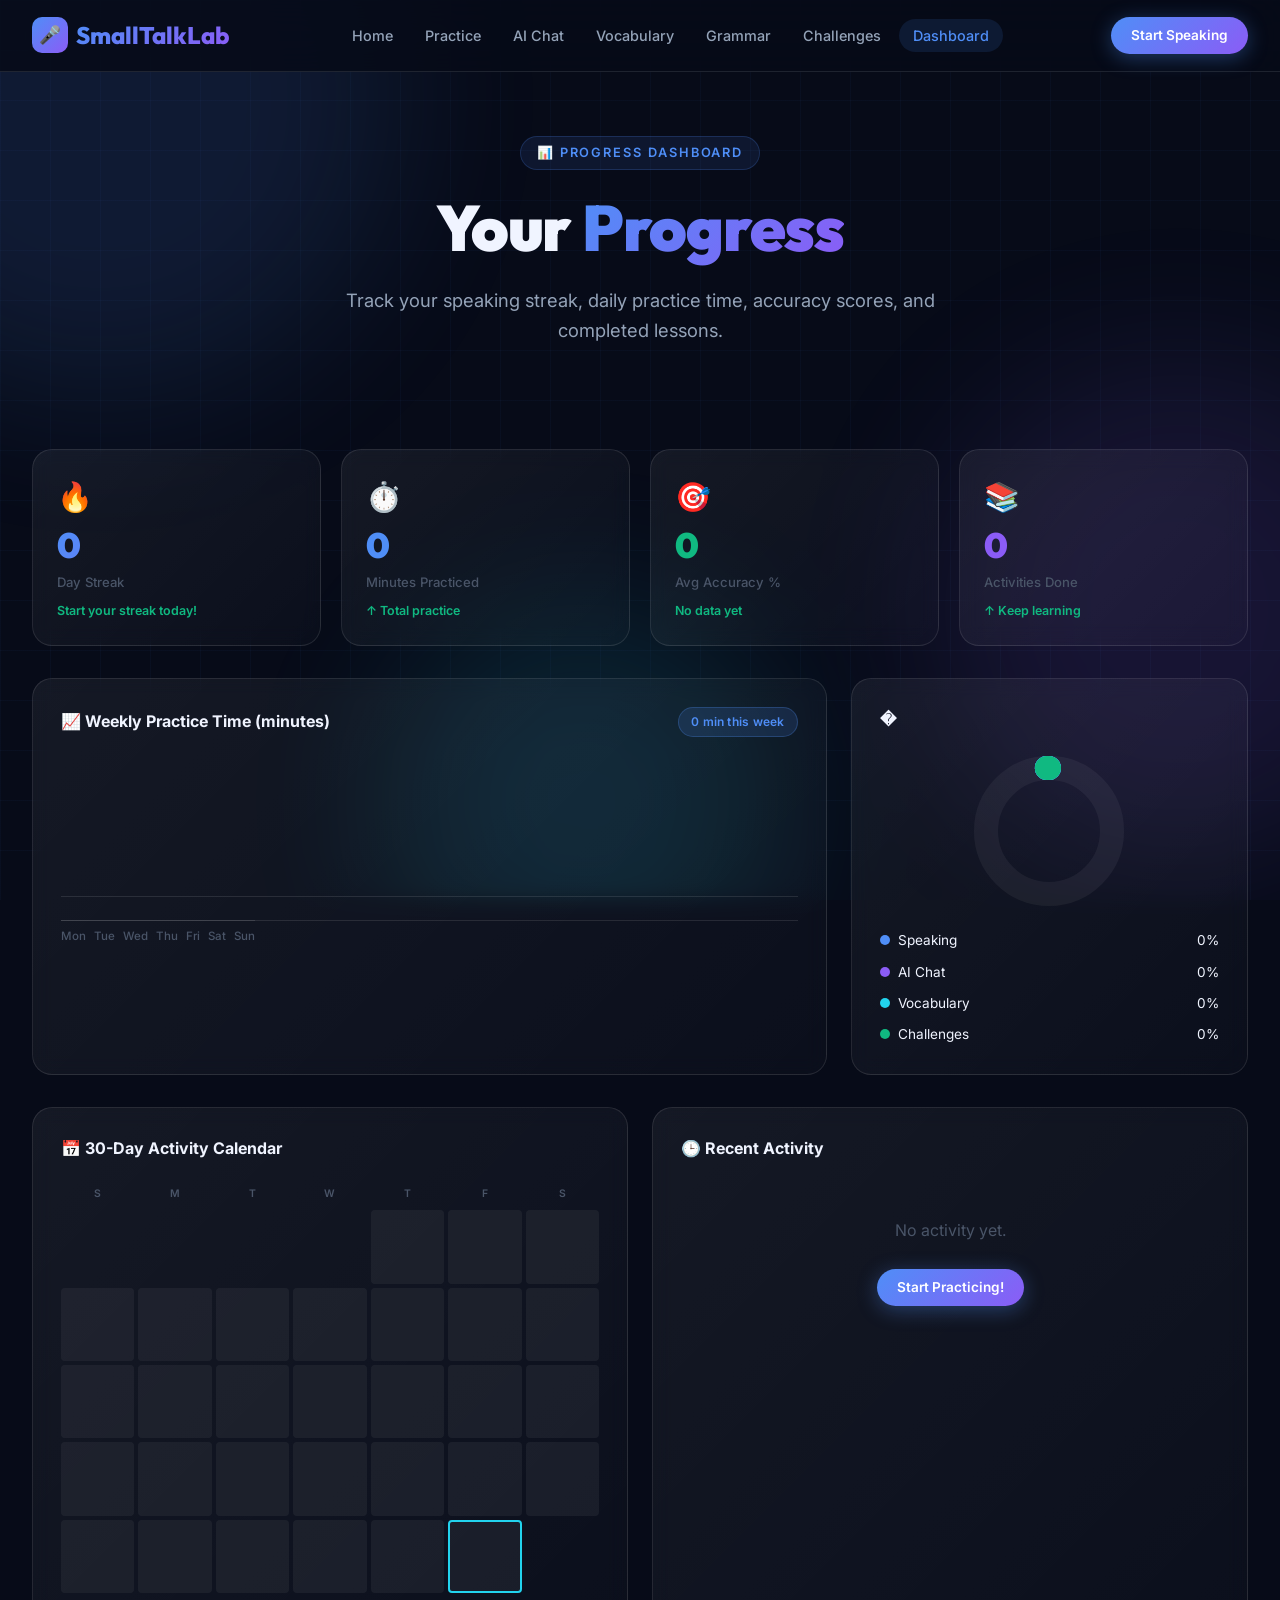
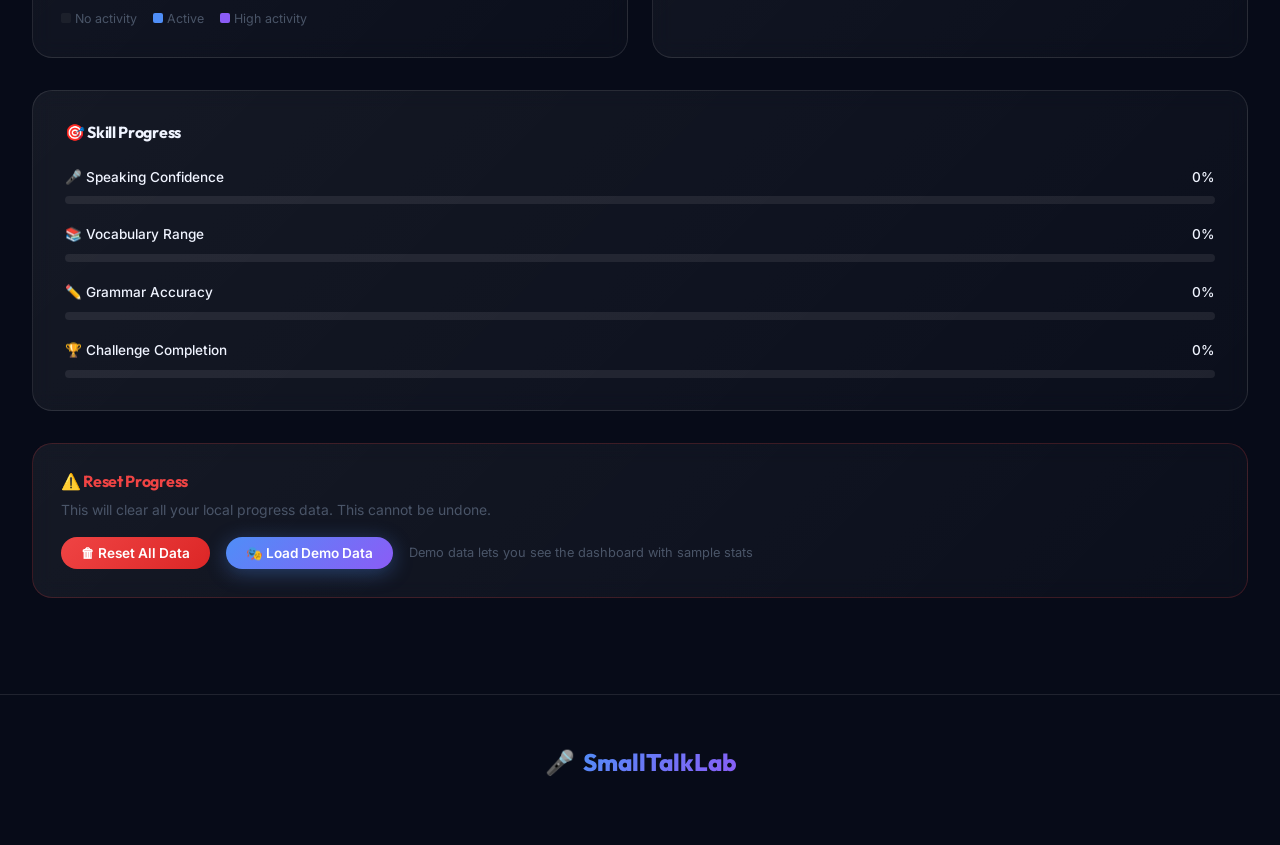
<file: dashboard.html>
<!DOCTYPE html>
<html lang="en">
<head>
  <meta charset="UTF-8" />
  <meta name="viewport" content="width=device-width, initial-scale=1.0" />
  <title>Dashboard — SmallTalkLab</title>
  <meta name="description" content="Track your English learning progress: speaking streak, accuracy, completed lessons, and daily practice time." />
  <link rel="stylesheet" href="css/style.css" />
  <style>
    /* ── Overview Cards ── */
    .overview-grid {
      display: grid;
      grid-template-columns: repeat(4, 1fr);
      gap: 1.25rem;
      margin-bottom: 2rem;
    }

    .overview-card {
      padding: 1.5rem;
      display: flex;
      flex-direction: column;
      gap: 0.5rem;
    }

    .overview-icon {
      font-size: 1.8rem;
      display: block;
    }

    .overview-value {
      font-family: var(--font-heading);
      font-size: 2.2rem;
      font-weight: 900;
      line-height: 1;
    }

    .overview-label {
      font-size: 0.82rem;
      color: var(--text-muted);
      font-weight: 500;
    }

    .overview-change {
      font-size: 0.78rem;
      display: flex;
      align-items: center;
      gap: 0.25rem;
      font-weight: 600;
    }

    .overview-change.up { color: var(--accent-green); }
    .overview-change.down { color: #ef4444; }

    /* ── Charts Layout ── */
    .charts-grid {
      display: grid;
      grid-template-columns: 2fr 1fr;
      gap: 1.5rem;
      margin-bottom: 2rem;
    }

    .chart-card { padding: 1.75rem; }

    .chart-title {
      font-size: 1rem;
      font-weight: 700;
      margin-bottom: 1.5rem;
      display: flex;
      align-items: center;
      justify-content: space-between;
    }

    /* ── Bar Chart ── */
    .bar-chart {
      display: flex;
      align-items: flex-end;
      gap: 0.5rem;
      height: 160px;
      padding-bottom: 1.5rem;
      position: relative;
    }

    .bar-chart::after {
      content: '';
      position: absolute;
      bottom: 1.5rem; left: 0; right: 0;
      height: 1px;
      background: var(--border);
    }

    .bar-wrap {
      flex: 1;
      display: flex;
      flex-direction: column;
      align-items: center;
      gap: 0.4rem;
      height: 100%;
      justify-content: flex-end;
    }

    .bar {
      width: 100%;
      border-radius: 6px 6px 0 0;
      background: var(--gradient-primary);
      transition: height 1s cubic-bezier(0.4, 0, 0.2, 1);
      position: relative;
      cursor: pointer;
    }

    .bar:hover::after {
      content: attr(data-value) ' min';
      position: absolute;
      top: -28px;
      left: 50%;
      transform: translateX(-50%);
      font-size: 0.72rem;
      font-weight: 700;
      color: var(--accent-blue);
      white-space: nowrap;
      background: var(--bg-secondary);
      padding: 2px 6px;
      border-radius: 4px;
    }

    .bar-label {
      font-size: 0.72rem;
      color: var(--text-muted);
      font-weight: 500;
    }

    /* ── Donut Chart ── */
    .donut-wrap {
      display: flex;
      flex-direction: column;
      align-items: center;
      gap: 1.5rem;
    }

    .donut-svg {
      width: 150px; height: 150px;
      transform: rotate(-90deg);
    }

    .donut-ring { fill: none; stroke-width: 16; stroke-linecap: round; }

    .donut-center {
      text-align: center;
      margin-top: -10px;
    }

    .donut-legend {
      display: flex;
      flex-direction: column;
      gap: 0.6rem;
      width: 100%;
    }

    .legend-item {
      display: flex;
      align-items: center;
      justify-content: space-between;
      font-size: 0.85rem;
    }

    .legend-dot {
      width: 10px; height: 10px;
      border-radius: 50%;
      display: inline-block;
      margin-right: 0.5rem;
    }

    /* ── Streak Calendar ── */
    .streak-grid {
      display: grid;
      grid-template-columns: repeat(7, 1fr);
      gap: 4px;
      margin-bottom: 0.75rem;
    }

    .streak-day {
      aspect-ratio: 1;
      border-radius: 4px;
      background: rgba(255,255,255,0.05);
      position: relative;
      cursor: default;
      transition: var(--transition);
    }

    .streak-day.done { background: var(--accent-blue); }
    .streak-day.done-high { background: var(--accent-violet); }
    .streak-day.today { border: 2px solid var(--accent-cyan); }

    .streak-day-labels {
      display: grid;
      grid-template-columns: repeat(7, 1fr);
      gap: 4px;
      text-align: center;
    }

    .streak-day-label {
      font-size: 0.65rem;
      color: var(--text-muted);
      font-weight: 600;
    }

    /* ── Activity List ── */
    .activity-item {
      display: flex;
      align-items: center;
      gap: 1rem;
      padding: 0.875rem 0;
      border-bottom: 1px solid rgba(255,255,255,0.04);
    }

    .activity-item:last-child { border-bottom: none; }

    .activity-icon {
      width: 38px; height: 38px;
      border-radius: var(--radius-md);
      display: flex;
      align-items: center;
      justify-content: center;
      font-size: 1rem;
      flex-shrink: 0;
    }

    .activity-info { flex: 1; }
    .activity-name { font-size: 0.9rem; font-weight: 600; }
    .activity-time { font-size: 0.78rem; color: var(--text-muted); }
    .activity-score { font-family: var(--font-heading); font-weight: 700; font-size: 1rem; }

    /* ── Reset Button ── */
    .danger-zone { margin-top: 2rem; }

    @media (max-width: 1024px) {
      .overview-grid { grid-template-columns: repeat(2, 1fr); }
      .charts-grid { grid-template-columns: 1fr; }
    }

    @media (max-width: 600px) {
      .overview-grid { grid-template-columns: 1fr 1fr; }
    }
  </style>
</head>
<body>
<div class="bg-animated"><div class="bg-orb bg-orb-1"></div><div class="bg-orb bg-orb-2"></div><div class="bg-orb bg-orb-3"></div></div>
<div class="bg-grid"></div>

<nav class="navbar" id="navbar">
  <a href="index.html" class="nav-brand"><div class="brand-icon">🎤</div><span class="text-gradient">SmallTalkLab</span></a>
  <ul class="nav-links">
    <li><a href="index.html">Home</a></li><li><a href="speaking.html">Practice</a></li>
    <li><a href="chat.html">AI Chat</a></li><li><a href="vocabulary.html">Vocabulary</a></li>
    <li><a href="grammar.html">Grammar</a></li><li><a href="challenges.html">Challenges</a></li>
    <li><a href="dashboard.html">Dashboard</a></li>
  </ul>
  <a href="speaking.html" class="btn btn-primary btn-sm nav-cta">Start Speaking</a>
  <button class="hamburger" id="hamburger"><span></span><span></span><span></span></button>
</nav>
<div class="mobile-menu" id="mobileMenu">
  <a href="index.html">🏠 Home</a><a href="speaking.html">🎤 Speaking Practice</a>
  <a href="chat.html">🤖 AI Chat</a><a href="vocabulary.html">📚 Vocabulary</a>
  <a href="grammar.html">✏️ Grammar</a><a href="challenges.html">🏆 Challenges</a>
  <a href="dashboard.html">📊 Dashboard</a>
</div>

<div class="page-hero">
  <div class="section-label">📊 Progress Dashboard</div>
  <h1>Your <span class="text-gradient">Progress</span></h1>
  <p>Track your speaking streak, daily practice time, accuracy scores, and completed lessons.</p>
</div>

<div class="section" style="padding-top:0;">

  <!-- Overview Cards -->
  <div class="overview-grid fade-in">
    <div class="card overview-card">
      <span class="overview-icon">🔥</span>
      <span class="overview-value text-gradient" id="statStreak">0</span>
      <span class="overview-label">Day Streak</span>
      <span class="overview-change up" id="streakChange">Keep it going!</span>
    </div>
    <div class="card overview-card">
      <span class="overview-icon">⏱️</span>
      <span class="overview-value" style="color:var(--accent-blue);" id="statTime">0</span>
      <span class="overview-label">Minutes Practiced</span>
      <span class="overview-change up">↑ Total practice</span>
    </div>
    <div class="card overview-card">
      <span class="overview-icon">🎯</span>
      <span class="overview-value" style="color:var(--accent-green);" id="statAccuracy">0</span>
      <span class="overview-label">Avg Accuracy %</span>
      <span class="overview-change up" id="accuracyChange">Pronunciation score</span>
    </div>
    <div class="card overview-card">
      <span class="overview-icon">📚</span>
      <span class="overview-value" style="color:var(--accent-violet);" id="statLessons">0</span>
      <span class="overview-label">Activities Done</span>
      <span class="overview-change up">↑ Keep learning</span>
    </div>
  </div>

  <!-- Charts -->
  <div class="charts-grid fade-in">
    <!-- Bar Chart: Practice Time -->
    <div class="card chart-card">
      <div class="chart-title">
        📈 Weekly Practice Time (minutes)
        <span class="badge badge-blue" id="weeklyTotal">0 min this week</span>
      </div>
      <div class="bar-chart" id="barChart"></div>
      <div class="bar-chart" id="barLabels" style="height:auto;padding:0;margin-top:0.25rem;"></div>
    </div>

    <!-- Donut: Activity Breakdown -->
    <div class="card chart-card">
      <div class="chart-title">�</div>
      <div class="donut-wrap">
        <svg class="donut-svg" viewBox="0 0 100 100">
          <circle class="donut-ring" cx="50" cy="50" r="42" stroke="rgba(255,255,255,0.05)" stroke-dasharray="264" stroke-dashoffset="0"/>
          <circle class="donut-ring" cx="50" cy="50" r="42" stroke="#4f8ef7" id="donut1"
            stroke-dasharray="264" stroke-dashoffset="264"/>
          <circle class="donut-ring" cx="50" cy="50" r="42" stroke="#8b5cf6" id="donut2"
            stroke-dasharray="264" stroke-dashoffset="264"/>
          <circle class="donut-ring" cx="50" cy="50" r="42" stroke="#22d3ee" id="donut3"
            stroke-dasharray="264" stroke-dashoffset="264"/>
          <circle class="donut-ring" cx="50" cy="50" r="42" stroke="#10b981" id="donut4"
            stroke-dasharray="264" stroke-dashoffset="264"/>
        </svg>
        <div class="donut-legend">
          <div class="legend-item">
            <span><span class="legend-dot" style="background:#4f8ef7;"></span>Speaking</span>
            <span id="legendSpeak">0%</span>
          </div>
          <div class="legend-item">
            <span><span class="legend-dot" style="background:#8b5cf6;"></span>AI Chat</span>
            <span id="legendChat">0%</span>
          </div>
          <div class="legend-item">
            <span><span class="legend-dot" style="background:#22d3ee;"></span>Vocabulary</span>
            <span id="legendVocab">0%</span>
          </div>
          <div class="legend-item">
            <span><span class="legend-dot" style="background:#10b981;"></span>Challenges</span>
            <span id="legendChallenge">0%</span>
          </div>
        </div>
      </div>
    </div>
  </div>

  <!-- Streak Calendar + Activity -->
  <div class="grid-2 fade-in" style="gap:1.5rem;margin-bottom:2rem;">
    <div class="card chart-card">
      <div class="chart-title">📅 30-Day Activity Calendar</div>
      <div class="streak-day-labels">
        <div class="streak-day-label">S</div><div class="streak-day-label">M</div>
        <div class="streak-day-label">T</div><div class="streak-day-label">W</div>
        <div class="streak-day-label">T</div><div class="streak-day-label">F</div>
        <div class="streak-day-label">S</div>
      </div>
      <div style="height:0.5rem;"></div>
      <div class="streak-grid" id="streakCalendar"></div>
      <div style="display:flex;gap:1rem;margin-top:1rem;font-size:0.78rem;color:var(--text-muted);">
        <span><span style="display:inline-block;width:10px;height:10px;background:rgba(255,255,255,0.05);border-radius:2px;margin-right:4px;"></span>No activity</span>
        <span><span style="display:inline-block;width:10px;height:10px;background:#4f8ef7;border-radius:2px;margin-right:4px;"></span>Active</span>
        <span><span style="display:inline-block;width:10px;height:10px;background:#8b5cf6;border-radius:2px;margin-right:4px;"></span>High activity</span>
      </div>
    </div>

    <div class="card chart-card">
      <div class="chart-title">🕒 Recent Activity</div>
      <div id="activityFeed"></div>
    </div>
  </div>

  <!-- Progress Bars -->
  <div class="card fade-in" style="padding:2rem;margin-bottom:2rem;">
    <h3 style="font-size:1rem;font-weight:700;margin-bottom:1.5rem;">🎯 Skill Progress</h3>
    <div style="display:flex;flex-direction:column;gap:1.25rem;">
      <div class="progress-wrap">
        <div class="progress-label"><span>🎤 Speaking Confidence</span><span id="progSpeak">0%</span></div>
        <div class="progress-track"><div class="progress-fill" id="progSpeakBar" style="width:0%;background:linear-gradient(135deg,#4f8ef7,#22d3ee)"></div></div>
      </div>
      <div class="progress-wrap">
        <div class="progress-label"><span>📚 Vocabulary Range</span><span id="progVocab">0%</span></div>
        <div class="progress-track"><div class="progress-fill" id="progVocabBar" style="width:0%;background:linear-gradient(135deg,#8b5cf6,#ec4899)"></div></div>
      </div>
      <div class="progress-wrap">
        <div class="progress-label"><span>✏️ Grammar Accuracy</span><span id="progGrammar">0%</span></div>
        <div class="progress-track"><div class="progress-fill" id="progGrammarBar" style="width:0%;background:linear-gradient(135deg,#10b981,#4f8ef7)"></div></div>
      </div>
      <div class="progress-wrap">
        <div class="progress-label"><span>🏆 Challenge Completion</span><span id="progChallenge">0%</span></div>
        <div class="progress-track"><div class="progress-fill" id="progChallengeBar" style="width:0%;background:linear-gradient(135deg,#f59e0b,#ef4444)"></div></div>
      </div>
    </div>
  </div>

  <!-- Reset -->
  <div class="danger-zone fade-in">
    <div class="card" style="padding:1.75rem;border-color:rgba(239,68,68,0.2);">
      <h3 style="font-size:1rem;font-weight:700;margin-bottom:0.5rem;color:#ef4444;">⚠️ Reset Progress</h3>
      <p style="font-size:0.87rem;color:var(--text-muted);margin-bottom:1rem;">This will clear all your local progress data. This cannot be undone.</p>
      <div style="display:flex;gap:1rem;align-items:center;flex-wrap:wrap;">
        <button class="btn btn-danger btn-sm" id="resetBtn">🗑 Reset All Data</button>
        <button class="btn btn-primary btn-sm" id="demoBtn">🎭 Load Demo Data</button>
        <span style="font-size:0.8rem;color:var(--text-muted);">Demo data lets you see the dashboard with sample stats</span>
      </div>
    </div>
  </div>
</div>

<footer class="footer">
  <div class="footer-inner">
    <a href="index.html" class="footer-brand"><span>🎤</span><span class="text-gradient">SmallTalkLab</span></a>
  </div>
</footer>

<script src="js/main.js"></script>
<script src="js/dashboard.js"></script>
</body>
</html>
</file>
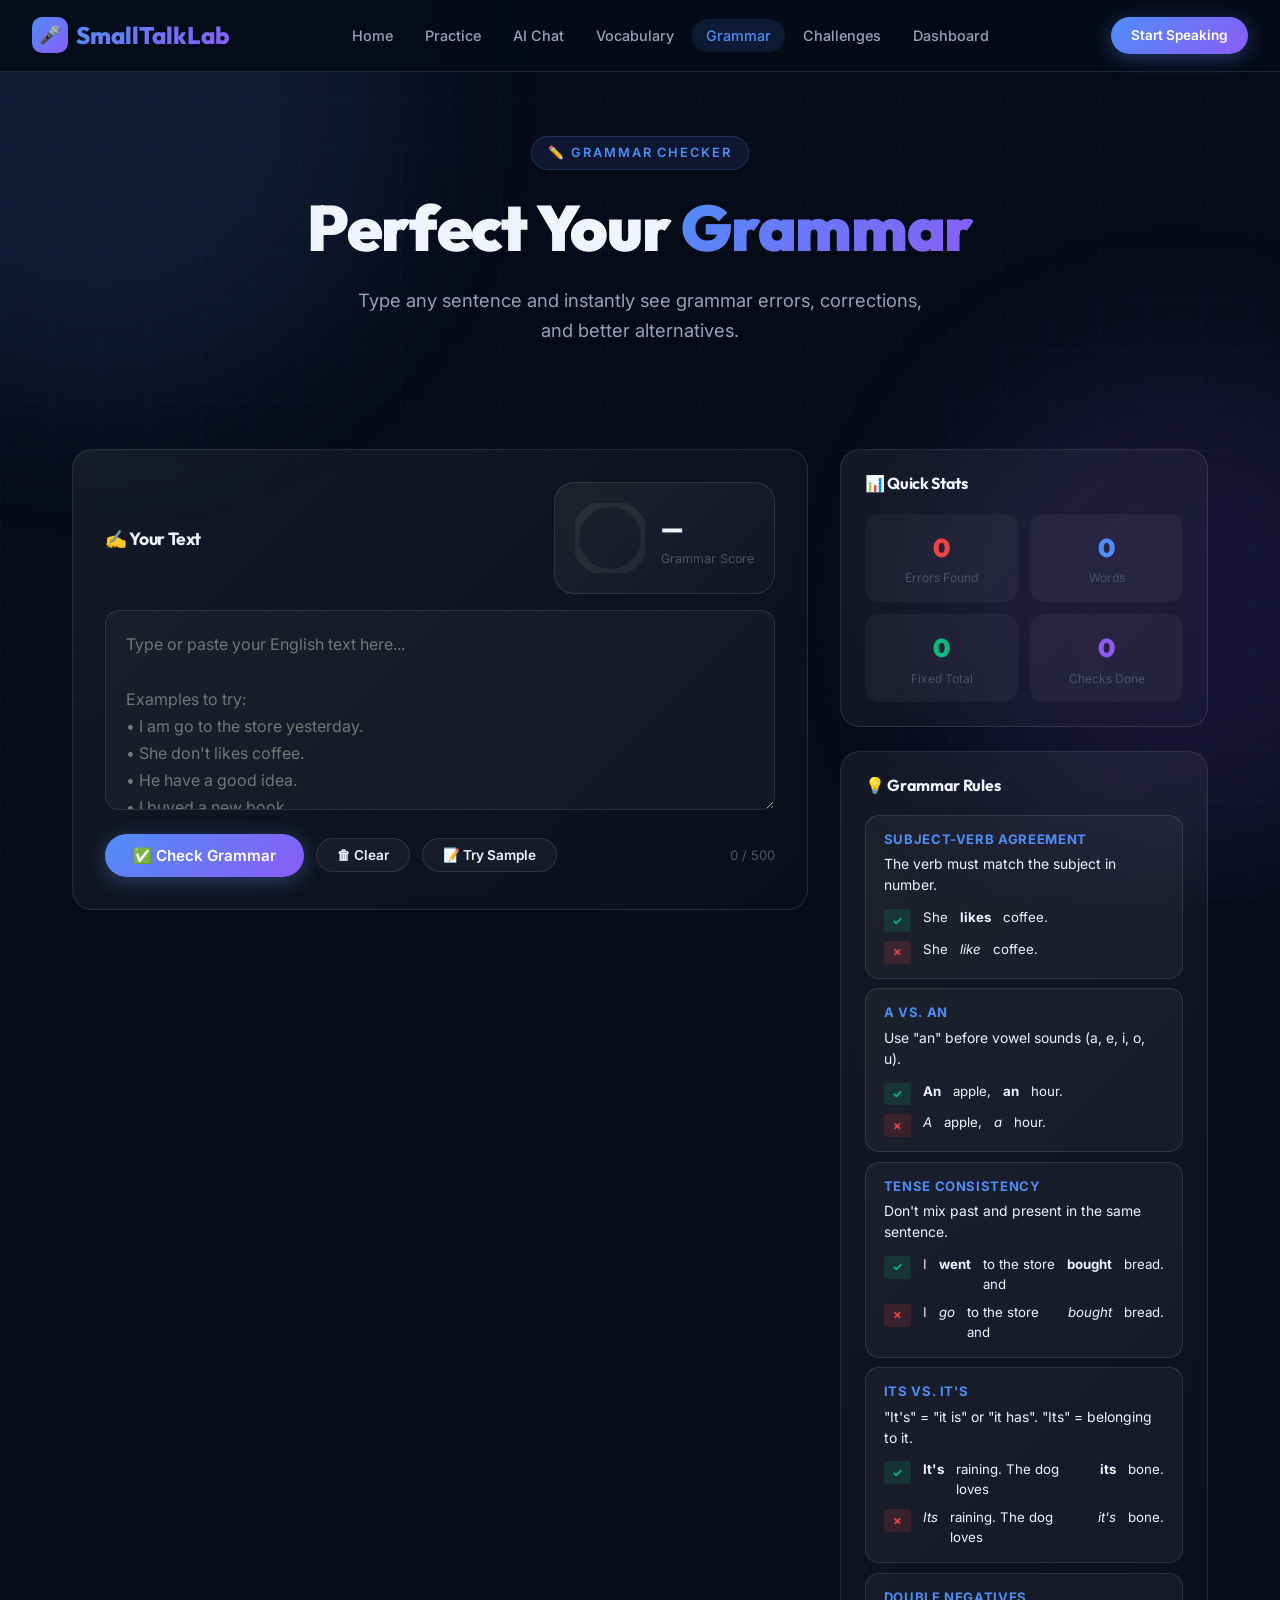
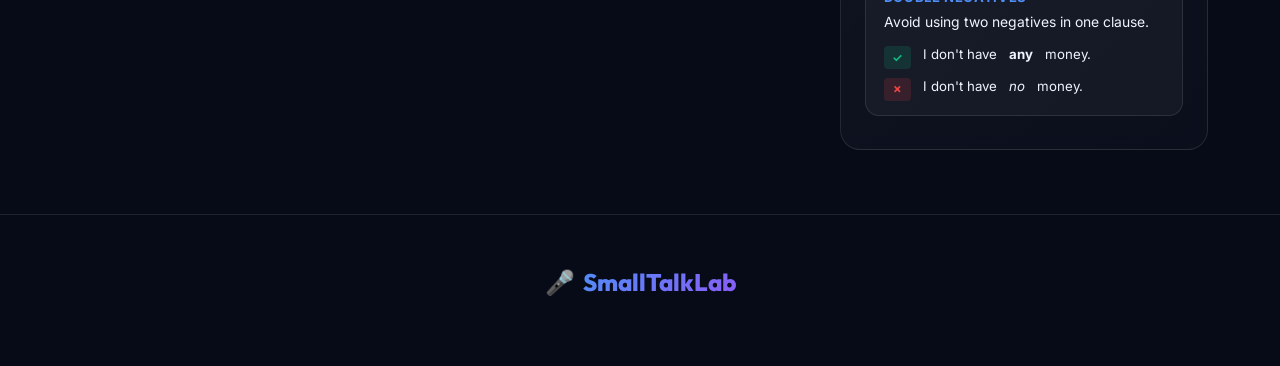
<file: grammar.html>
<!DOCTYPE html>
<html lang="en">
<head>
  <meta charset="UTF-8" />
  <meta name="viewport" content="width=device-width, initial-scale=1.0" />
  <title>Grammar Checker — SmallTalkLab</title>
  <meta name="description" content="Check your English grammar instantly. Get corrections and better sentence suggestions." />
  <link rel="stylesheet" href="css/style.css" />
  <style>
    .grammar-layout {
      display: grid;
      grid-template-columns: 2fr 1fr;
      gap: 2rem;
      max-width: 1200px;
      margin: 0 auto;
      padding: 0 2rem 4rem;
    }

    /* ── Input Area ── */
    .grammar-input-card { padding: 2rem; }

    .grammar-textarea {
      width: 100%;
      min-height: 200px;
      background: rgba(255,255,255,0.03);
      border: 1px solid var(--border);
      border-radius: var(--radius-md);
      color: var(--text-primary);
      font-family: var(--font-body);
      font-size: 1rem;
      padding: 1.25rem;
      transition: var(--transition);
      outline: none;
      resize: vertical;
      line-height: 1.7;
    }

    .grammar-textarea:focus {
      border-color: var(--accent-blue);
      background: rgba(79, 142, 247, 0.04);
      box-shadow: 0 0 0 3px rgba(79, 142, 247, 0.1);
    }

    .grammar-actions {
      display: flex;
      gap: 0.75rem;
      margin-top: 1rem;
      flex-wrap: wrap;
      align-items: center;
    }

    .char-count {
      margin-left: auto;
      font-size: 0.82rem;
      color: var(--text-muted);
    }

    /* ── Result Area ── */
    .result-display {
      min-height: 100px;
      padding: 1.25rem;
      background: rgba(255,255,255,0.03);
      border: 1px solid var(--border);
      border-radius: var(--radius-md);
      font-size: 0.95rem;
      line-height: 1.8;
      margin-top: 1.25rem;
    }

    .error-word {
      background: rgba(239, 68, 68, 0.15);
      border-bottom: 2px solid #ef4444;
      color: #fca5a5;
      cursor: help;
      border-radius: 3px;
      padding: 0 2px;
      position: relative;
    }

    .corrected-word {
      background: rgba(16, 185, 129, 0.15);
      border-bottom: 2px solid var(--accent-green);
      color: #6ee7b7;
      border-radius: 3px;
      padding: 0 2px;
    }

    /* ── Error List ── */
    .error-list { margin-top: 1.5rem; }

    .error-item {
      display: flex;
      align-items: flex-start;
      gap: 1rem;
      padding: 1rem 1.25rem;
      border-radius: var(--radius-md);
      background: rgba(239, 68, 68, 0.06);
      border: 1px solid rgba(239, 68, 68, 0.2);
      margin-bottom: 0.75rem;
    }

    .error-icon { font-size: 1.2rem; flex-shrink: 0; }

    .error-detail .original {
      font-size: 0.85rem;
      color: #fca5a5;
      text-decoration: line-through;
    }

    .error-detail .fix {
      font-size: 0.95rem;
      font-weight: 600;
      color: var(--accent-green);
    }

    .error-detail .reason {
      font-size: 0.82rem;
      color: var(--text-muted);
      margin-top: 0.25rem;
    }

    .apply-fix {
      margin-left: auto;
      flex-shrink: 0;
    }

    /* ── Score Ring (small) ── */
    .mini-score {
      display: flex;
      align-items: center;
      gap: 1rem;
      padding: 1.25rem;
      background: var(--gradient-card);
      border: 1px solid var(--border);
      border-radius: var(--radius-lg);
    }

    .mini-score-ring {
      width: 70px; height: 70px;
      flex-shrink: 0;
    }

    .mini-score-ring circle {
      fill: none;
      stroke-width: 7;
      stroke-linecap: round;
    }

    .mini-score-ring .bg { stroke: rgba(255,255,255,0.06); }
    .mini-score-ring .fill {
      stroke: var(--accent-green);
      stroke-dasharray: 188.5;
      stroke-dashoffset: 188.5;
      transition: stroke-dashoffset 1s ease;
      transform: rotate(-90deg);
      transform-origin: center;
    }

    /* ── Tips sidebar ── */
    .tip-item {
      padding: 0.875rem 1.1rem;
      border-radius: var(--radius-md);
      margin-bottom: 0.6rem;
      border: 1px solid var(--border);
      background: var(--bg-card);
      font-size: 0.87rem;
      line-height: 1.5;
    }

    .tip-item .tip-rule {
      font-weight: 700;
      color: var(--accent-blue);
      margin-bottom: 0.3rem;
      font-size: 0.82rem;
      text-transform: uppercase;
      letter-spacing: 0.05em;
    }

    .examples-wrap {
      display: flex;
      flex-direction: column;
      gap: 0.5rem;
      margin-top: 0.75rem;
    }

    .example-row {
      display: flex;
      gap: 0.75rem;
      font-size: 0.83rem;
    }

    .ex-label {
      font-weight: 700;
      font-size: 0.75rem;
      padding: 0.15rem 0.5rem;
      border-radius: 4px;
      flex-shrink: 0;
      align-self: flex-start;
      margin-top: 1px;
    }

    .ex-correct { background: rgba(16,185,129,0.15); color: var(--accent-green); }
    .ex-wrong { background: rgba(239,68,68,0.15); color: #ef4444; }

    @media (max-width: 900px) {
      .grammar-layout { grid-template-columns: 1fr; }
    }
  </style>
</head>
<body>
<div class="bg-animated"><div class="bg-orb bg-orb-1"></div><div class="bg-orb bg-orb-2"></div></div>
<div class="bg-grid"></div>

<nav class="navbar" id="navbar">
  <a href="index.html" class="nav-brand"><div class="brand-icon">🎤</div><span class="text-gradient">SmallTalkLab</span></a>
  <ul class="nav-links">
    <li><a href="index.html">Home</a></li><li><a href="speaking.html">Practice</a></li>
    <li><a href="chat.html">AI Chat</a></li><li><a href="vocabulary.html">Vocabulary</a></li>
    <li><a href="grammar.html">Grammar</a></li><li><a href="challenges.html">Challenges</a></li>
    <li><a href="dashboard.html">Dashboard</a></li>
  </ul>
  <a href="speaking.html" class="btn btn-primary btn-sm nav-cta">Start Speaking</a>
  <button class="hamburger" id="hamburger"><span></span><span></span><span></span></button>
</nav>
<div class="mobile-menu" id="mobileMenu">
  <a href="index.html">🏠 Home</a><a href="speaking.html">🎤 Speaking Practice</a>
  <a href="chat.html">🤖 AI Chat</a><a href="vocabulary.html">📚 Vocabulary</a>
  <a href="grammar.html">✏️ Grammar</a><a href="challenges.html">🏆 Challenges</a>
  <a href="dashboard.html">📊 Dashboard</a>
</div>

<div class="page-hero">
  <div class="section-label">✏️ Grammar Checker</div>
  <h1>Perfect Your <span class="text-gradient">Grammar</span></h1>
  <p>Type any sentence and instantly see grammar errors, corrections, and better alternatives.</p>
</div>

<div class="grammar-layout">
  <!-- Left: Editor -->
  <div>
    <div class="card grammar-input-card">
      <div style="display:flex;align-items:center;justify-content:space-between;margin-bottom:1rem;">
        <h2 style="font-size:1.1rem;font-weight:700;">✍️ Your Text</h2>
        <div class="mini-score">
          <svg class="mini-score-ring" viewBox="0 0 60 60">
            <circle class="bg" cx="30" cy="30" r="30"/>
            <circle class="fill" id="grammarRing" cx="30" cy="30" r="30"/>
          </svg>
          <div>
            <div style="font-family:var(--font-heading);font-size:1.6rem;font-weight:900;" id="grammarScore">—</div>
            <div style="font-size:0.78rem;color:var(--text-muted);">Grammar Score</div>
          </div>
        </div>
      </div>

      <textarea class="grammar-textarea" id="grammarInput" placeholder="Type or paste your English text here...

Examples to try:
• I am go to the store yesterday.
• She don't likes coffee.
• He have a good idea.
• I buyed a new book.
• Its a beautiful day, your welcome!"></textarea>

      <div class="grammar-actions">
        <button class="btn btn-primary" id="checkBtn">✅ Check Grammar</button>
        <button class="btn btn-ghost btn-sm" id="clearBtn">🗑 Clear</button>
        <button class="btn btn-ghost btn-sm" id="sampleBtn">📝 Try Sample</button>
        <span class="char-count" id="charCount">0 / 500</span>
      </div>

      <!-- Highlighted Result -->
      <div id="resultSection" style="display:none;">
        <div style="display:flex;align-items:center;justify-content:space-between;margin-top:1.5rem;margin-bottom:0.75rem;">
          <h3 style="font-size:0.95rem;font-weight:700;">📋 Analyzed Text</h3>
          <button class="btn btn-success btn-sm" id="copyFixed">📋 Copy Corrected</button>
        </div>
        <div class="result-display" id="resultDisplay"></div>

        <!-- Errors -->
        <div class="error-list" id="errorList"></div>

        <!-- Better sentence -->
        <div id="betterSentence" style="display:none;margin-top:1.5rem;">
          <h3 style="font-size:0.95rem;font-weight:700;margin-bottom:0.75rem;">💡 Enhanced Version</h3>
          <div class="card" style="padding:1.25rem;border-color:rgba(79,142,247,0.3);background:rgba(79,142,247,0.05);">
            <p style="font-size:1rem;line-height:1.7;" id="betterText"></p>
          </div>
        </div>
      </div>
    </div>
  </div>

  <!-- Right: Tips -->
  <div>
    <div class="card" style="padding:1.5rem;margin-bottom:1.5rem;">
      <h3 style="font-size:1rem;font-weight:700;margin-bottom:1.25rem;">📊 Quick Stats</h3>
      <div style="display:grid;grid-template-columns:1fr 1fr;gap:0.75rem;">
        <div style="text-align:center;padding:0.875rem;background:var(--bg-card);border-radius:var(--radius-md);">
          <div style="font-size:1.6rem;font-weight:900;font-family:var(--font-heading);color:#ef4444;" id="errorCount">0</div>
          <div style="font-size:0.75rem;color:var(--text-muted);">Errors Found</div>
        </div>
        <div style="text-align:center;padding:0.875rem;background:var(--bg-card);border-radius:var(--radius-md);">
          <div style="font-size:1.6rem;font-weight:900;font-family:var(--font-heading);color:var(--accent-blue);" id="wordCount">0</div>
          <div style="font-size:0.75rem;color:var(--text-muted);">Words</div>
        </div>
        <div style="text-align:center;padding:0.875rem;background:var(--bg-card);border-radius:var(--radius-md);">
          <div style="font-size:1.6rem;font-weight:900;font-family:var(--font-heading);color:var(--accent-green);" id="fixedCount">0</div>
          <div style="font-size:0.75rem;color:var(--text-muted);">Fixed Total</div>
        </div>
        <div style="text-align:center;padding:0.875rem;background:var(--bg-card);border-radius:var(--radius-md);">
          <div style="font-size:1.6rem;font-weight:900;font-family:var(--font-heading);color:var(--accent-violet);" id="checksCount">0</div>
          <div style="font-size:0.75rem;color:var(--text-muted);">Checks Done</div>
        </div>
      </div>
    </div>

    <div class="card" style="padding:1.5rem;">
      <h3 style="font-size:1rem;font-weight:700;margin-bottom:1.25rem;">💡 Grammar Rules</h3>

      <div class="tip-item">
        <div class="tip-rule">Subject-Verb Agreement</div>
        <div>The verb must match the subject in number.</div>
        <div class="examples-wrap">
          <div class="example-row"><span class="ex-label ex-correct">✓</span> She <strong>likes</strong> coffee.</div>
          <div class="example-row"><span class="ex-label ex-wrong">✗</span> She <em>like</em> coffee.</div>
        </div>
      </div>

      <div class="tip-item">
        <div class="tip-rule">A vs. An</div>
        <div>Use "an" before vowel sounds (a, e, i, o, u).</div>
        <div class="examples-wrap">
          <div class="example-row"><span class="ex-label ex-correct">✓</span> <strong>An</strong> apple, <strong>an</strong> hour.</div>
          <div class="example-row"><span class="ex-label ex-wrong">✗</span> <em>A</em> apple, <em>a</em> hour.</div>
        </div>
      </div>

      <div class="tip-item">
        <div class="tip-rule">Tense Consistency</div>
        <div>Don't mix past and present in the same sentence.</div>
        <div class="examples-wrap">
          <div class="example-row"><span class="ex-label ex-correct">✓</span> I <strong>went</strong> to the store and <strong>bought</strong> bread.</div>
          <div class="example-row"><span class="ex-label ex-wrong">✗</span> I <em>go</em> to the store and <em>bought</em> bread.</div>
        </div>
      </div>

      <div class="tip-item">
        <div class="tip-rule">Its vs. It's</div>
        <div>"It's" = "it is" or "it has". "Its" = belonging to it.</div>
        <div class="examples-wrap">
          <div class="example-row"><span class="ex-label ex-correct">✓</span> <strong>It's</strong> raining. The dog loves <strong>its</strong> bone.</div>
          <div class="example-row"><span class="ex-label ex-wrong">✗</span> <em>Its</em> raining. The dog loves <em>it's</em> bone.</div>
        </div>
      </div>

      <div class="tip-item">
        <div class="tip-rule">Double Negatives</div>
        <div>Avoid using two negatives in one clause.</div>
        <div class="examples-wrap">
          <div class="example-row"><span class="ex-label ex-correct">✓</span> I don't have <strong>any</strong> money.</div>
          <div class="example-row"><span class="ex-label ex-wrong">✗</span> I don't have <em>no</em> money.</div>
        </div>
      </div>
    </div>
  </div>
</div>

<footer class="footer">
  <div class="footer-inner">
    <a href="index.html" class="footer-brand"><span>🎤</span><span class="text-gradient">SmallTalkLab</span></a>
  </div>
</footer>

<script src="js/main.js"></script>
<script src="js/grammar.js"></script>
</body>
</html>
</file>
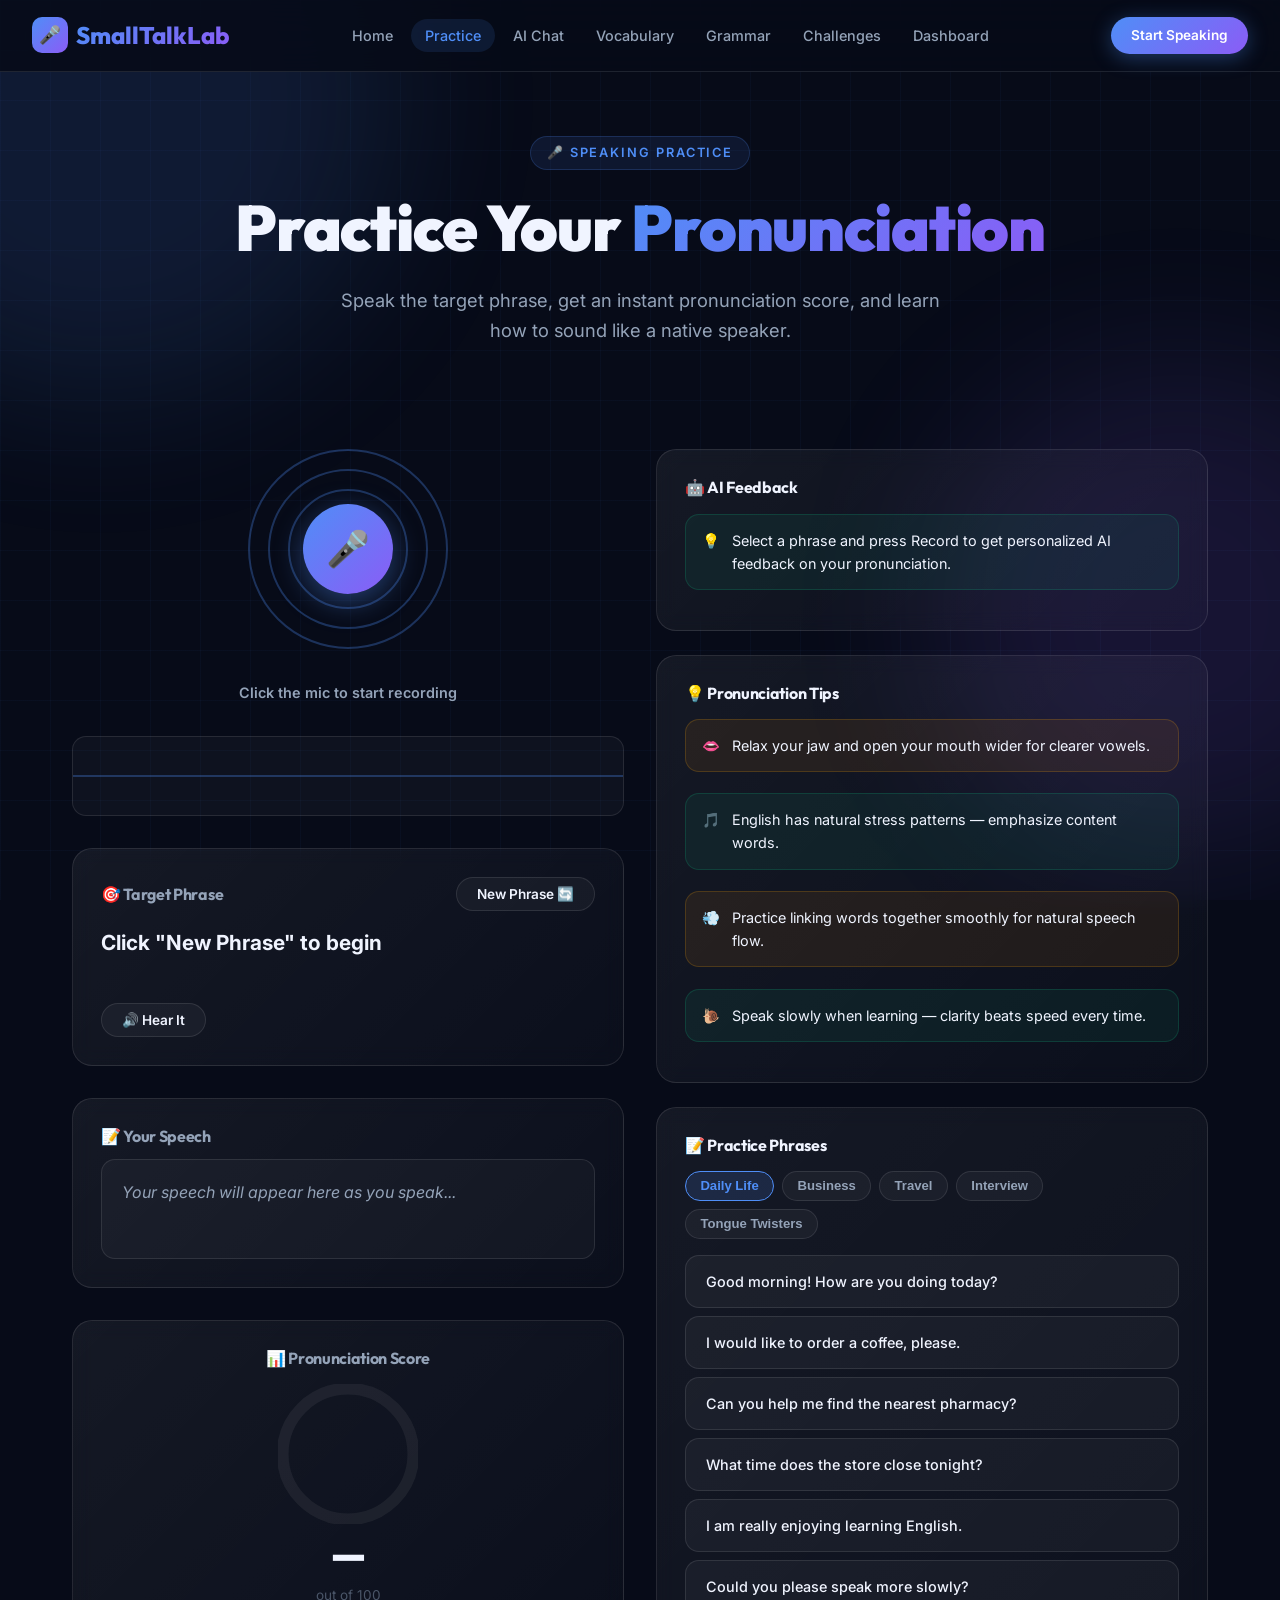
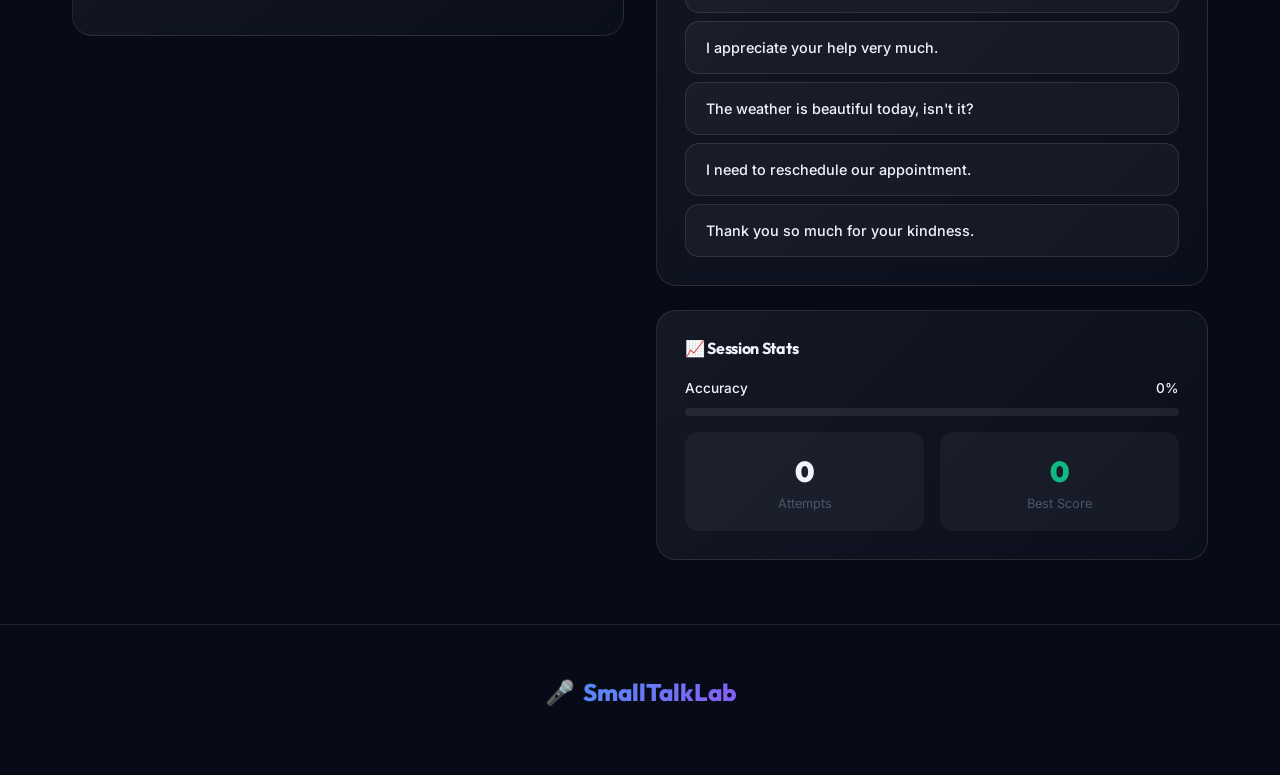
<file: speaking.html>
<!DOCTYPE html>
<html lang="en">
<head>
  <meta charset="UTF-8" />
  <meta name="viewport" content="width=device-width, initial-scale=1.0" />
  <title>Speaking Practice — SmallTalkLab</title>
  <meta name="description" content="Practice English pronunciation with AI. Speak into your microphone and get instant pronunciation scores and corrections." />
  <link rel="stylesheet" href="css/style.css" />
  <style>
    .speaking-layout {
      display: grid;
      grid-template-columns: 1fr 1fr;
      gap: 2rem;
      max-width: 1200px;
      margin: 0 auto;
      padding: 0 2rem 4rem;
    }

    /* ── Mic Area ── */
    .mic-panel {
      display: flex;
      flex-direction: column;
      align-items: center;
      gap: 2rem;
    }

    .mic-visualizer {
      position: relative;
      width: 200px;
      height: 200px;
      display: flex;
      align-items: center;
      justify-content: center;
    }

    .mic-ring {
      position: absolute;
      border-radius: 50%;
      border: 2px solid rgba(79, 142, 247, 0.3);
      animation: micRing 2s ease-in-out infinite;
    }

    .mic-ring:nth-child(1) { width: 200px; height: 200px; animation-delay: 0s; }
    .mic-ring:nth-child(2) { width: 160px; height: 160px; animation-delay: 0.3s; }
    .mic-ring:nth-child(3) { width: 120px; height: 120px; animation-delay: 0.6s; }

    @keyframes micRing {
      0%, 100% { opacity: 0.2; transform: scale(1); }
      50% { opacity: 0.6; transform: scale(1.05); }
    }

    .mic-btn {
      width: 90px; height: 90px;
      border-radius: 50%;
      background: var(--gradient-primary);
      border: none;
      cursor: pointer;
      display: flex;
      align-items: center;
      justify-content: center;
      font-size: 2.2rem;
      position: relative;
      z-index: 2;
      transition: var(--transition);
      box-shadow: 0 8px 30px rgba(79, 142, 247, 0.4);
    }

    .mic-btn:hover {
      transform: scale(1.08);
      box-shadow: 0 12px 40px rgba(79, 142, 247, 0.6);
    }

    .mic-btn.recording {
      background: linear-gradient(135deg, #ef4444, #dc2626);
      box-shadow: 0 8px 30px rgba(239, 68, 68, 0.5);
      animation: micPulse 1s ease-in-out infinite;
    }

    @keyframes micPulse {
      0%, 100% { box-shadow: 0 8px 30px rgba(239, 68, 68, 0.5); }
      50% { box-shadow: 0 8px 50px rgba(239, 68, 68, 0.8); }
    }

    .mic-status {
      font-size: 0.9rem;
      font-weight: 600;
      color: var(--text-secondary);
      text-align: center;
    }

    .mic-status.active { color: #ef4444; }

    /* ── Waveform ── */
    .waveform-container {
      width: 100%;
      height: 80px;
      background: rgba(255,255,255,0.03);
      border: 1px solid var(--border);
      border-radius: var(--radius-md);
      overflow: hidden;
      position: relative;
    }

    #waveCanvas { width: 100%; height: 100%; }

    /* ── Target Phrase ── */
    .phrase-card { width: 100%; }

    .phrase-display {
      font-size: 1.3rem;
      font-weight: 700;
      color: var(--text-primary);
      line-height: 1.5;
      margin-bottom: 1rem;
      min-height: 60px;
    }

    .phrase-word {
      display: inline-block;
      margin-right: 6px;
      transition: var(--transition);
      border-bottom: 2px solid transparent;
      padding-bottom: 2px;
    }

    .phrase-word.correct { color: var(--accent-green); border-color: var(--accent-green); }
    .phrase-word.incorrect { color: #ef4444; border-color: #ef4444; }
    .phrase-word.current { color: var(--accent-blue); border-color: var(--accent-blue); }

    /* ── Transcript ── */
    .transcript-box {
      width: 100%;
      min-height: 100px;
      background: rgba(255,255,255,0.03);
      border: 1px solid var(--border);
      border-radius: var(--radius-md);
      padding: 1.25rem;
      font-size: 1rem;
      color: var(--text-secondary);
      line-height: 1.6;
      font-style: italic;
    }

    /* ── Score ── */
    .score-ring-wrap {
      text-align: center;
    }

    .score-ring-svg {
      width: 140px; height: 140px;
      transform: rotate(-90deg);
    }

    .score-ring-bg { fill: none; stroke: rgba(255,255,255,0.06); stroke-width: 10; }
    .score-ring-fill {
      fill: none;
      stroke-width: 10;
      stroke-linecap: round;
      stroke: url(#scoreGrad);
      stroke-dasharray: 351.86;
      stroke-dashoffset: 351.86;
      transition: stroke-dashoffset 1.5s cubic-bezier(0.4, 0, 0.2, 1);
    }

    .score-number {
      font-family: var(--font-heading);
      font-size: 2.5rem;
      font-weight: 900;
      text-align: center;
      margin-top: -10px;
    }

    .score-label {
      font-size: 0.85rem;
      color: var(--text-muted);
      text-align: center;
    }

    /* ── Feedback ── */
    .feedback-item {
      display: flex;
      align-items: flex-start;
      gap: 0.75rem;
      padding: 0.875rem 1rem;
      border-radius: var(--radius-md);
      font-size: 0.9rem;
      margin-bottom: 0.75rem;
    }

    .feedback-item.success { background: rgba(16,185,129,0.08); border: 1px solid rgba(16,185,129,0.2); }
    .feedback-item.warning { background: rgba(245,158,11,0.08); border: 1px solid rgba(245,158,11,0.2); }
    .feedback-item.error { background: rgba(239,68,68,0.08); border: 1px solid rgba(239,68,68,0.2); }

    /* ── Right Panel ── */
    .right-panel { display: flex; flex-direction: column; gap: 1.5rem; }

    .category-pills {
      display: flex;
      gap: 0.5rem;
      flex-wrap: wrap;
    }

    .category-pill {
      padding: 0.4rem 0.9rem;
      border-radius: var(--radius-full);
      font-size: 0.82rem;
      font-weight: 600;
      cursor: pointer;
      background: var(--bg-card);
      border: 1px solid var(--border);
      color: var(--text-secondary);
      transition: var(--transition);
    }

    .category-pill:hover,
    .category-pill.active {
      background: rgba(79, 142, 247, 0.15);
      border-color: var(--accent-blue);
      color: var(--accent-blue);
    }

    .phrase-list { display: flex; flex-direction: column; gap: 0.5rem; }

    .phrase-item {
      padding: 0.875rem 1.25rem;
      border-radius: var(--radius-md);
      background: var(--bg-card);
      border: 1px solid var(--border);
      cursor: pointer;
      transition: var(--transition);
      font-size: 0.9rem;
      font-weight: 500;
    }

    .phrase-item:hover,
    .phrase-item.selected {
      background: rgba(79, 142, 247, 0.1);
      border-color: var(--accent-blue);
      color: var(--accent-blue);
    }

    @media (max-width: 900px) {
      .speaking-layout { grid-template-columns: 1fr; }
    }
  </style>
</head>
<body>

<div class="bg-animated">
  <div class="bg-orb bg-orb-1"></div>
  <div class="bg-orb bg-orb-2"></div>
</div>
<div class="bg-grid"></div>

<nav class="navbar" id="navbar">
  <a href="index.html" class="nav-brand">
    <div class="brand-icon">🎤</div>
    <span class="text-gradient">SmallTalkLab</span>
  </a>
  <ul class="nav-links">
    <li><a href="index.html">Home</a></li>
    <li><a href="speaking.html">Practice</a></li>
    <li><a href="chat.html">AI Chat</a></li>
    <li><a href="vocabulary.html">Vocabulary</a></li>
    <li><a href="grammar.html">Grammar</a></li>
    <li><a href="challenges.html">Challenges</a></li>
    <li><a href="dashboard.html">Dashboard</a></li>
  </ul>
  <a href="speaking.html" class="btn btn-primary btn-sm nav-cta">Start Speaking</a>
  <button class="hamburger" id="hamburger"><span></span><span></span><span></span></button>
</nav>
<div class="mobile-menu" id="mobileMenu">
  <a href="index.html">🏠 Home</a>
  <a href="speaking.html">🎤 Speaking Practice</a>
  <a href="chat.html">🤖 AI Chat</a>
  <a href="vocabulary.html">📚 Vocabulary</a>
  <a href="grammar.html">✏️ Grammar</a>
  <a href="challenges.html">🏆 Challenges</a>
  <a href="dashboard.html">📊 Dashboard</a>
</div>

<div class="page-hero">
  <div class="section-label">🎤 Speaking Practice</div>
  <h1>Practice Your <span class="text-gradient">Pronunciation</span></h1>
  <p>Speak the target phrase, get an instant pronunciation score, and learn how to sound like a native speaker.</p>
</div>

<div class="speaking-layout">
  <!-- LEFT: Mic + Transcript -->
  <div class="mic-panel">
    <!-- Visualizer -->
    <div class="mic-visualizer">
      <div class="mic-ring"></div>
      <div class="mic-ring"></div>
      <div class="mic-ring"></div>
      <button class="mic-btn" id="micBtn" title="Click to record">🎤</button>
    </div>
    <div class="mic-status" id="micStatus">Click the mic to start recording</div>

    <!-- Waveform -->
    <div class="waveform-container">
      <canvas id="waveCanvas"></canvas>
    </div>

    <!-- Target Phrase Card -->
    <div class="card phrase-card" style="width:100%;">
      <div style="display:flex;align-items:center;justify-content:space-between;margin-bottom:1rem;">
        <h3 style="font-size:1rem;color:var(--text-secondary);">🎯 Target Phrase</h3>
        <button class="btn btn-ghost btn-sm" id="newPhraseBtn">New Phrase 🔄</button>
      </div>
      <div class="phrase-display" id="phraseDisplay">Click "New Phrase" to begin</div>
      <div style="display:flex;gap:0.75rem;margin-top:1rem;">
        <button class="btn btn-ghost btn-sm" id="listenBtn">🔊 Hear It</button>
        <button class="btn btn-primary btn-sm" id="checkBtn" style="display:none;">✅ Check Score</button>
      </div>
    </div>

    <!-- Transcript -->
    <div class="card" style="width:100%;">
      <h3 style="font-size:1rem;color:var(--text-secondary);margin-bottom:0.75rem;">📝 Your Speech</h3>
      <div class="transcript-box" id="transcriptBox">Your speech will appear here as you speak...</div>
    </div>

    <!-- Score -->
    <div class="card" style="width:100%;display:flex;flex-direction:column;align-items:center;gap:1rem;" id="scorePanel">
      <h3 style="font-size:1rem;color:var(--text-secondary);">📊 Pronunciation Score</h3>
      <div class="score-ring-wrap">
        <svg class="score-ring-svg" viewBox="0 0 120 120">
          <defs>
            <linearGradient id="scoreGrad" x1="0%" y1="0%" x2="100%" y2="0%">
              <stop offset="0%" style="stop-color:#4f8ef7"/>
              <stop offset="100%" style="stop-color:#8b5cf6"/>
            </linearGradient>
          </defs>
          <circle class="score-ring-bg" cx="60" cy="60" r="56"/>
          <circle class="score-ring-fill" id="scoreRing" cx="60" cy="60" r="56"/>
        </svg>
        <div class="score-number" id="scoreNumber">—</div>
        <div class="score-label">out of 100</div>
      </div>
    </div>
  </div>

  <!-- RIGHT: Feedback + Phrases -->
  <div class="right-panel">
    <!-- AI Feedback -->
    <div class="card">
      <h3 style="font-size:1rem;font-weight:700;margin-bottom:1rem;">🤖 AI Feedback</h3>
      <div id="feedbackPanel">
        <div class="feedback-item success">
          <span>💡</span>
          <span>Select a phrase and press Record to get personalized AI feedback on your pronunciation.</span>
        </div>
      </div>
    </div>

    <!-- Tips -->
    <div class="card">
      <h3 style="font-size:1rem;font-weight:700;margin-bottom:1rem;">💡 Pronunciation Tips</h3>
      <div style="display:flex;flex-direction:column;gap:0.6rem;">
        <div class="feedback-item warning">
          <span>👄</span>
          <span>Relax your jaw and open your mouth wider for clearer vowels.</span>
        </div>
        <div class="feedback-item success">
          <span>🎵</span>
          <span>English has natural stress patterns — emphasize content words.</span>
        </div>
        <div class="feedback-item warning">
          <span>💨</span>
          <span>Practice linking words together smoothly for natural speech flow.</span>
        </div>
        <div class="feedback-item success">
          <span>🐌</span>
          <span>Speak slowly when learning — clarity beats speed every time.</span>
        </div>
      </div>
    </div>

    <!-- Practice Phrases -->
    <div class="card">
      <h3 style="font-size:1rem;font-weight:700;margin-bottom:1rem;">📝 Practice Phrases</h3>
      <div class="category-pills" id="categoryPills">
        <button class="category-pill active" data-cat="daily">Daily Life</button>
        <button class="category-pill" data-cat="business">Business</button>
        <button class="category-pill" data-cat="travel">Travel</button>
        <button class="category-pill" data-cat="interview">Interview</button>
        <button class="category-pill" data-cat="tongue">Tongue Twisters</button>
      </div>
      <div class="phrase-list mt-2" id="phraseList"></div>
    </div>

    <!-- Session Stats -->
    <div class="card">
      <h3 style="font-size:1rem;font-weight:700;margin-bottom:1.25rem;">📈 Session Stats</h3>
      <div style="display:flex;flex-direction:column;gap:1rem;">
        <div class="progress-wrap">
          <div class="progress-label">
            <span>Accuracy</span>
            <span id="sessionAccuracy">0%</span>
          </div>
          <div class="progress-track">
            <div class="progress-fill" id="accuracyBar" style="width:0%"></div>
          </div>
        </div>
        <div style="display:grid;grid-template-columns:1fr 1fr;gap:1rem;">
          <div style="text-align:center;padding:1rem;background:var(--bg-card);border-radius:var(--radius-md);">
            <div style="font-size:1.8rem;font-weight:900;font-family:var(--font-heading);" id="attemptsCount">0</div>
            <div style="font-size:0.8rem;color:var(--text-muted);">Attempts</div>
          </div>
          <div style="text-align:center;padding:1rem;background:var(--bg-card);border-radius:var(--radius-md);">
            <div style="font-size:1.8rem;font-weight:900;font-family:var(--font-heading);color:var(--accent-green);" id="bestScore">0</div>
            <div style="font-size:0.8rem;color:var(--text-muted);">Best Score</div>
          </div>
        </div>
      </div>
    </div>
  </div>
</div>

<footer class="footer">
  <div class="footer-inner">
    <a href="index.html" class="footer-brand"><span>🎤</span><span class="text-gradient">SmallTalkLab</span></a>
  </div>
</footer>

<script src="js/main.js"></script>
<script src="js/speaking.js"></script>
</body>
</html>
</file>
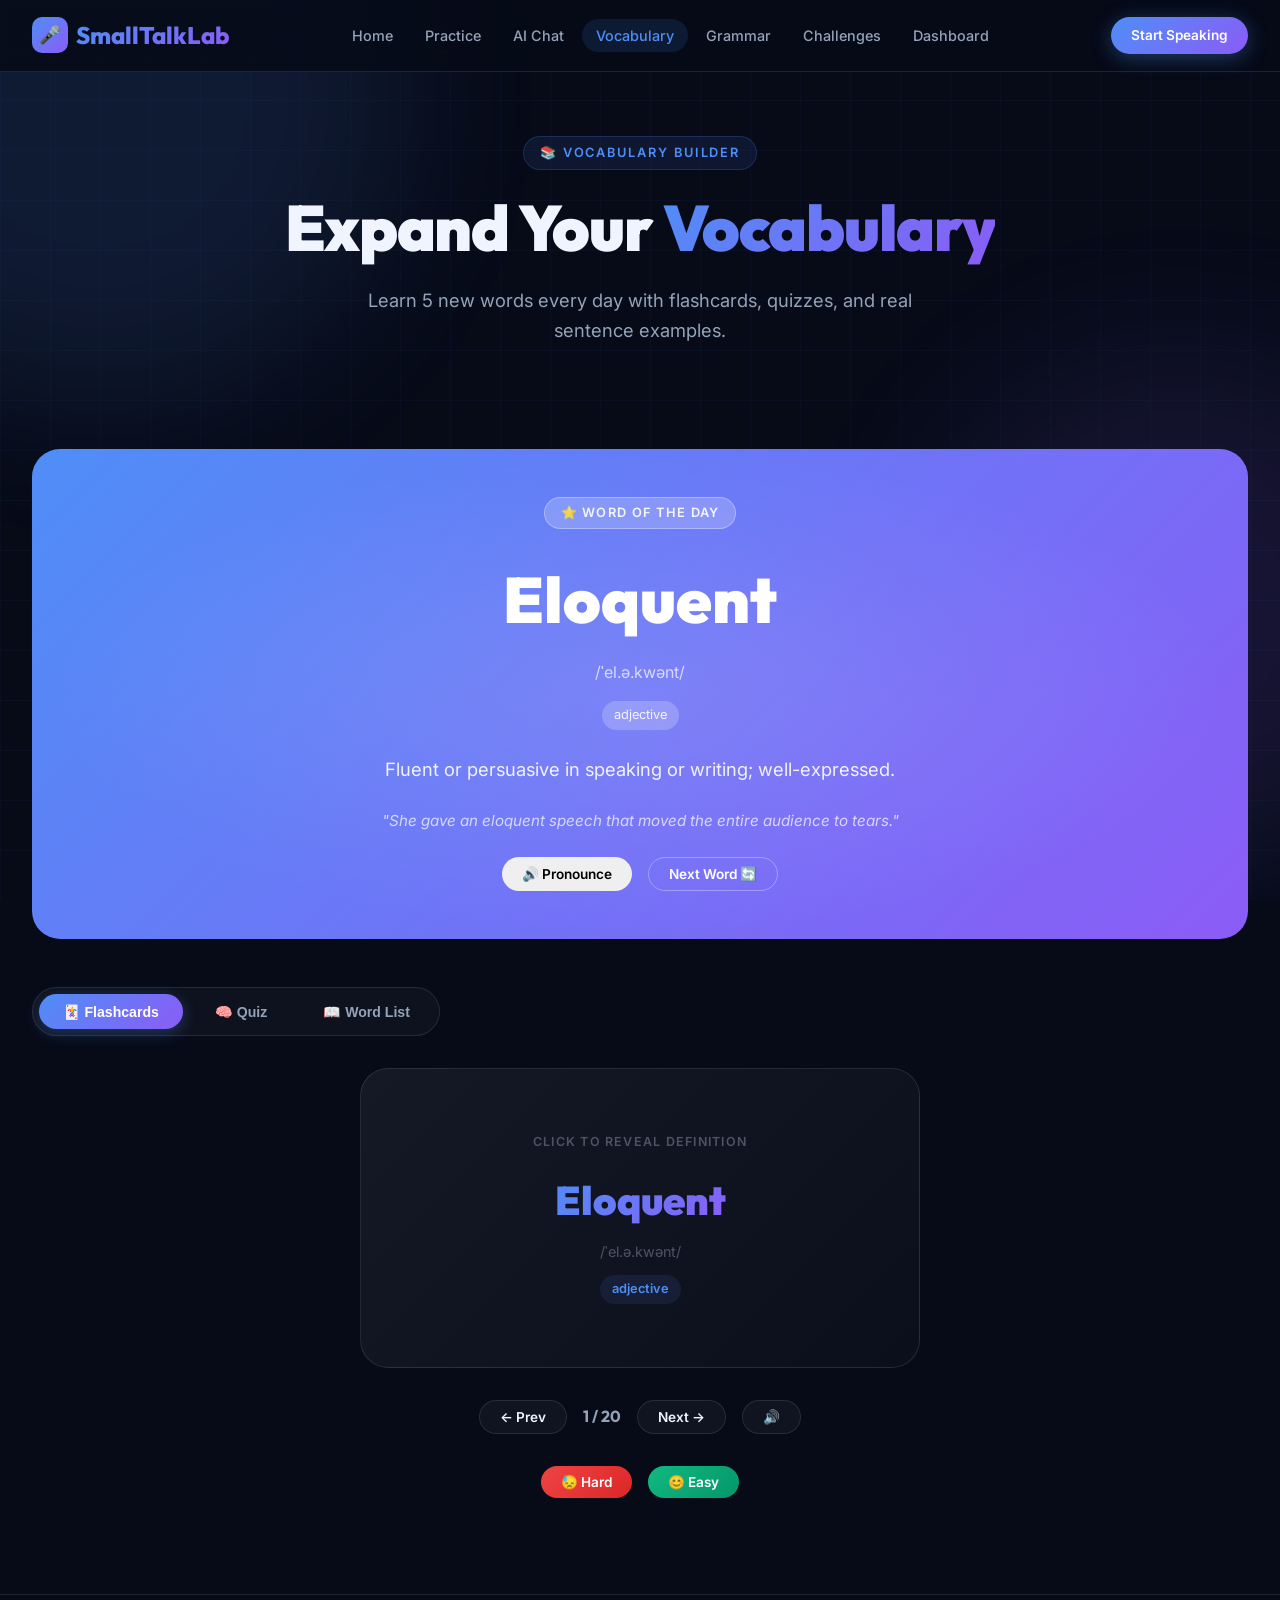
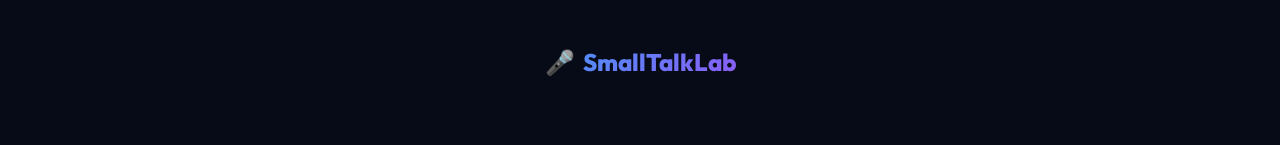
<file: vocabulary.html>
<!DOCTYPE html>
<html lang="en">
<head>
  <meta charset="UTF-8" />
  <meta name="viewport" content="width=device-width, initial-scale=1.0" />
  <title>Vocabulary Builder — SmallTalkLab</title>
  <meta name="description" content="Build your English vocabulary with daily words, flashcards, and quizzes." />
  <link rel="stylesheet" href="css/style.css" />
  <style>
    /* ── Word of the Day ── */
    .word-of-day {
      background: var(--gradient-primary);
      border-radius: var(--radius-xl);
      padding: 3rem;
      text-align: center;
      position: relative;
      overflow: hidden;
      margin-bottom: 3rem;
    }
    .word-of-day::before {
      content: '';
      position: absolute;
      inset: 0;
      background: radial-gradient(ellipse at center, rgba(255,255,255,0.1) 0%, transparent 70%);
    }
    .word-of-day .wod-label {
      display: inline-block;
      background: rgba(255,255,255,0.2);
      border: 1px solid rgba(255,255,255,0.3);
      padding: 0.3rem 1rem;
      border-radius: var(--radius-full);
      font-size: 0.8rem;
      font-weight: 600;
      letter-spacing: 0.1em;
      text-transform: uppercase;
      color: rgba(255,255,255,0.9);
      margin-bottom: 1.25rem;
    }
    .word-of-day .wod-word {
      font-family: var(--font-heading);
      font-size: clamp(2.5rem, 6vw, 4rem);
      font-weight: 900;
      color: #fff;
      display: block;
      margin-bottom: 0.5rem;
    }
    .word-of-day .wod-phonetic {
      color: rgba(255,255,255,0.7);
      font-size: 1rem;
      margin-bottom: 1rem;
    }
    .word-of-day .wod-type {
      display: inline-block;
      background: rgba(255,255,255,0.2);
      padding: 0.25rem 0.75rem;
      border-radius: var(--radius-full);
      font-size: 0.8rem;
      color: rgba(255,255,255,0.9);
      margin-bottom: 1.5rem;
    }
    .word-of-day .wod-def {
      font-size: 1.15rem;
      color: rgba(255,255,255,0.9);
      max-width: 600px;
      margin: 0 auto 1.5rem;
      line-height: 1.7;
    }
    .word-of-day .wod-example {
      font-style: italic;
      color: rgba(255,255,255,0.7);
      font-size: 0.95rem;
    }

    /* ── Tabs ── */
    .vocab-tabs {
      display: flex;
      gap: 0.5rem;
      margin-bottom: 2rem;
      background: rgba(255,255,255,0.03);
      border: 1px solid var(--border);
      border-radius: var(--radius-full);
      padding: 0.35rem;
      width: fit-content;
    }
    .vocab-tab {
      padding: 0.6rem 1.5rem;
      border-radius: var(--radius-full);
      font-size: 0.88rem;
      font-weight: 600;
      cursor: pointer;
      border: none;
      color: var(--text-secondary);
      background: transparent;
      transition: var(--transition);
      white-space: nowrap;
    }
    .vocab-tab.active {
      background: var(--gradient-primary);
      color: #fff;
      box-shadow: 0 4px 15px rgba(79, 142, 247, 0.3);
    }

    /* ── Flashcard ── */
    .flashcard-wrap {
      perspective: 1200px;
      width: 100%;
      max-width: 560px;
      height: 300px;
      margin: 0 auto 2rem;
      cursor: pointer;
    }

    .flashcard {
      width: 100%;
      height: 100%;
      position: relative;
      transform-style: preserve-3d;
      transition: transform 0.6s cubic-bezier(0.4, 0, 0.2, 1);
    }

    .flashcard.flipped { transform: rotateY(180deg); }

    .flashcard-face {
      position: absolute;
      inset: 0;
      backface-visibility: hidden;
      border-radius: var(--radius-xl);
      display: flex;
      flex-direction: column;
      align-items: center;
      justify-content: center;
      padding: 2.5rem;
      text-align: center;
    }

    .flashcard-front {
      background: var(--gradient-card);
      border: 1px solid var(--border);
    }

    .flashcard-back {
      background: linear-gradient(135deg, rgba(79,142,247,0.15) 0%, rgba(139,92,246,0.15) 100%);
      border: 1px solid rgba(79, 142, 247, 0.3);
      transform: rotateY(180deg);
    }

    .fc-hint {
      font-size: 0.78rem;
      color: var(--text-muted);
      text-transform: uppercase;
      letter-spacing: 0.1em;
      font-weight: 600;
      margin-bottom: 1rem;
    }

    .fc-word {
      font-family: var(--font-heading);
      font-size: 2.5rem;
      font-weight: 900;
      background: var(--gradient-primary);
      -webkit-background-clip: text;
      -webkit-text-fill-color: transparent;
      background-clip: text;
      margin-bottom: 0.5rem;
    }

    .fc-phonetic {
      color: var(--text-muted);
      font-size: 0.9rem;
    }

    .fc-type {
      display: inline-block;
      padding: 0.25rem 0.75rem;
      border-radius: var(--radius-full);
      background: rgba(79, 142, 247, 0.1);
      color: var(--accent-blue);
      font-size: 0.8rem;
      font-weight: 600;
      margin-top: 0.75rem;
    }

    .fc-def {
      font-size: 1rem;
      color: var(--text-primary);
      line-height: 1.6;
      margin-bottom: 0.75rem;
    }

    .fc-example {
      font-style: italic;
      font-size: 0.88rem;
      color: var(--text-secondary);
    }

    .fc-synonyms {
      display: flex;
      gap: 0.4rem;
      flex-wrap: wrap;
      justify-content: center;
      margin-top: 0.75rem;
    }

    .fc-syn {
      padding: 0.2rem 0.6rem;
      background: rgba(139, 92, 246, 0.15);
      border: 1px solid rgba(139, 92, 246, 0.25);
      border-radius: var(--radius-full);
      font-size: 0.78rem;
      color: var(--accent-violet);
    }

    /* ── Flashcard Controls ── */
    .fc-controls {
      display: flex;
      justify-content: center;
      align-items: center;
      gap: 1rem;
      margin-bottom: 2rem;
    }

    .fc-counter {
      font-family: var(--font-heading);
      font-size: 1rem;
      font-weight: 700;
      color: var(--text-secondary);
    }

    /* ── Quiz ── */
    .quiz-question {
      font-family: var(--font-heading);
      font-size: 1.75rem;
      font-weight: 800;
      text-align: center;
      margin-bottom: 0.5rem;
    }

    .quiz-prompt {
      text-align: center;
      color: var(--text-secondary);
      margin-bottom: 2rem;
    }

    .quiz-options {
      display: grid;
      grid-template-columns: 1fr 1fr;
      gap: 0.875rem;
      max-width: 560px;
      margin: 0 auto;
    }

    .quiz-option {
      padding: 1.1rem 1.5rem;
      border-radius: var(--radius-md);
      background: var(--bg-card);
      border: 1px solid var(--border);
      cursor: pointer;
      font-size: 0.93rem;
      font-weight: 500;
      transition: var(--transition);
      text-align: left;
    }

    .quiz-option:hover:not(:disabled) {
      background: rgba(79, 142, 247, 0.1);
      border-color: var(--accent-blue);
    }

    .quiz-option.correct {
      background: rgba(16, 185, 129, 0.15);
      border-color: var(--accent-green);
      color: var(--accent-green);
    }

    .quiz-option.wrong {
      background: rgba(239, 68, 68, 0.1);
      border-color: #ef4444;
      color: #ef4444;
    }

    .quiz-result {
      text-align: center;
      margin-top: 1.5rem;
      font-size: 1rem;
      font-weight: 600;
      min-height: 24px;
    }

    .quiz-score-display {
      display: flex;
      justify-content: center;
      gap: 2rem;
      margin-top: 1.5rem;
      flex-wrap: wrap;
    }

    .quiz-score-item {
      text-align: center;
      padding: 1rem 1.5rem;
      background: var(--bg-card);
      border-radius: var(--radius-md);
      border: 1px solid var(--border);
    }

    /* ── Word List ── */
    .word-search {
      margin-bottom: 1.5rem;
    }

    .word-grid {
      display: grid;
      grid-template-columns: repeat(auto-fill, minmax(260px, 1fr));
      gap: 1rem;
    }

    .word-card {
      padding: 1.25rem;
      transition: var(--transition);
    }

    .word-card-top {
      display: flex;
      align-items: flex-start;
      justify-content: space-between;
      margin-bottom: 0.5rem;
    }

    .word-card-word {
      font-family: var(--font-heading);
      font-size: 1.2rem;
      font-weight: 800;
      color: var(--text-primary);
    }

    .word-card-phonetic {
      font-size: 0.8rem;
      color: var(--text-muted);
      margin-bottom: 0.5rem;
    }

    .word-card-def {
      font-size: 0.87rem;
      color: var(--text-secondary);
      line-height: 1.5;
    }

    @media (max-width: 600px) {
      .quiz-options { grid-template-columns: 1fr; }
      .vocab-tabs { flex-wrap: wrap; }
    }
  </style>
</head>
<body>
<div class="bg-animated"><div class="bg-orb bg-orb-1"></div><div class="bg-orb bg-orb-2"></div><div class="bg-orb bg-orb-3"></div></div>
<div class="bg-grid"></div>

<nav class="navbar" id="navbar">
  <a href="index.html" class="nav-brand"><div class="brand-icon">🎤</div><span class="text-gradient">SmallTalkLab</span></a>
  <ul class="nav-links">
    <li><a href="index.html">Home</a></li><li><a href="speaking.html">Practice</a></li>
    <li><a href="chat.html">AI Chat</a></li><li><a href="vocabulary.html">Vocabulary</a></li>
    <li><a href="grammar.html">Grammar</a></li><li><a href="challenges.html">Challenges</a></li>
    <li><a href="dashboard.html">Dashboard</a></li>
  </ul>
  <a href="speaking.html" class="btn btn-primary btn-sm nav-cta">Start Speaking</a>
  <button class="hamburger" id="hamburger"><span></span><span></span><span></span></button>
</nav>
<div class="mobile-menu" id="mobileMenu">
  <a href="index.html">🏠 Home</a><a href="speaking.html">🎤 Speaking Practice</a>
  <a href="chat.html">🤖 AI Chat</a><a href="vocabulary.html">📚 Vocabulary</a>
  <a href="grammar.html">✏️ Grammar</a><a href="challenges.html">🏆 Challenges</a>
  <a href="dashboard.html">📊 Dashboard</a>
</div>

<div class="page-hero">
  <div class="section-label">📚 Vocabulary Builder</div>
  <h1>Expand Your <span class="text-gradient">Vocabulary</span></h1>
  <p>Learn 5 new words every day with flashcards, quizzes, and real sentence examples.</p>
</div>

<div class="section" style="padding-top:0;">
  <!-- Word of the Day -->
  <div class="word-of-day fade-in" id="wordOfDayCard">
    <div class="wod-label">⭐ Word of the Day</div>
    <span class="wod-word" id="wodWord">Eloquent</span>
    <div class="wod-phonetic" id="wodPhonetic">/ˈel.ə.kwənt/</div>
    <span class="wod-type" id="wodType">adjective</span>
    <p class="wod-def" id="wodDef">Fluent or persuasive in speaking or writing; well-expressed.</p>
    <p class="wod-example" id="wodExample">"She gave an eloquent speech that moved the entire audience to tears."</p>
    <div style="margin-top:1.5rem;display:flex;gap:1rem;justify-content:center;flex-wrap:wrap;">
      <button class="btn btn-white btn-sm" onclick="speakWord(document.getElementById('wodWord').textContent)">🔊 Pronounce</button>
      <button class="btn btn-secondary btn-sm" style="color:#fff;border-color:rgba(255,255,255,0.3);" id="nextWodBtn">Next Word 🔄</button>
    </div>
  </div>

  <!-- Tabs -->
  <div class="vocab-tabs">
    <button class="vocab-tab active" data-tab="flashcard">🃏 Flashcards</button>
    <button class="vocab-tab" data-tab="quiz">🧠 Quiz</button>
    <button class="vocab-tab" data-tab="wordlist">📖 Word List</button>
  </div>

  <!-- Flashcard Tab -->
  <div id="tabFlashcard">
    <div class="flashcard-wrap" id="flashcardWrap" onclick="flipCard()">
      <div class="flashcard" id="flashcard">
        <div class="flashcard-face flashcard-front">
          <div class="fc-hint">Click to reveal definition</div>
          <div class="fc-word" id="fcWord">—</div>
          <div class="fc-phonetic" id="fcPhonetic"></div>
          <span class="fc-type" id="fcType"></span>
        </div>
        <div class="flashcard-face flashcard-back">
          <div class="fc-hint">Definition</div>
          <div class="fc-def" id="fcDef"></div>
          <div class="fc-example" id="fcExample"></div>
          <div class="fc-synonyms" id="fcSyns"></div>
        </div>
      </div>
    </div>
    <div class="fc-controls">
      <button class="btn btn-ghost btn-sm" id="fcPrev">← Prev</button>
      <span class="fc-counter" id="fcCounter">1 / 20</span>
      <button class="btn btn-ghost btn-sm" id="fcNext">Next →</button>
      <button class="btn btn-ghost btn-sm" onclick="speakWord(document.getElementById('fcWord').textContent)">🔊</button>
    </div>
    <div style="display:flex;justify-content:center;gap:1rem;">
      <button class="btn btn-danger btn-sm" id="fcHard">😓 Hard</button>
      <button class="btn btn-success btn-sm" id="fcEasy">😊 Easy</button>
    </div>
  </div>

  <!-- Quiz Tab -->
  <div id="tabQuiz" class="hidden">
    <div class="card" style="max-width:680px;margin:0 auto;">
      <div class="quiz-score-display">
        <div class="quiz-score-item">
          <div style="font-size:1.8rem;font-weight:900;font-family:var(--font-heading);color:var(--accent-green);" id="quizCorrect">0</div>
          <div style="font-size:0.8rem;color:var(--text-muted);">Correct</div>
        </div>
        <div class="quiz-score-item">
          <div style="font-size:1.8rem;font-weight:900;font-family:var(--font-heading);color:#ef4444;" id="quizWrong">0</div>
          <div style="font-size:0.8rem;color:var(--text-muted);">Wrong</div>
        </div>
        <div class="quiz-score-item">
          <div style="font-size:1.8rem;font-weight:900;font-family:var(--font-heading);color:var(--accent-blue);" id="quizTotal">0</div>
          <div style="font-size:0.8rem;color:var(--text-muted);">Total</div>
        </div>
      </div>
      <div style="height:1px;background:var(--border);margin:1.5rem 0;"></div>
      <div class="quiz-question" id="quizWord">—</div>
      <div class="quiz-prompt" id="quizPrompt">What does this word mean?</div>
      <div class="quiz-options" id="quizOptions"></div>
      <div class="quiz-result" id="quizResult"></div>
      <div style="text-align:center;margin-top:1.5rem;">
        <button class="btn btn-primary" id="nextQuizBtn">Next Question →</button>
      </div>
    </div>
  </div>

  <!-- Word List Tab -->
  <div id="tabWordlist" class="hidden">
    <div class="word-search">
      <input type="text" class="input" id="wordSearch" placeholder="🔍 Search words..." />
    </div>
    <div class="word-grid" id="wordGrid"></div>
  </div>
</div>

<footer class="footer">
  <div class="footer-inner">
    <a href="index.html" class="footer-brand"><span>🎤</span><span class="text-gradient">SmallTalkLab</span></a>
  </div>
</footer>

<script src="js/main.js"></script>
<script src="js/vocabulary.js"></script>
</body>
</html>
</file>
<file: css/style.css>
/* ============================================================
   SmallTalkLab — Global Design System
   ============================================================ */

@import url('https://fonts.googleapis.com/css2?family=Outfit:wght@300;400;500;600;700;800;900&family=Inter:wght@300;400;500;600;700&display=swap');

/* ── CSS Variables ── */
:root {
  --bg-primary: #070b18;
  --bg-secondary: #0d1427;
  --bg-card: rgba(255, 255, 255, 0.04);
  --bg-card-hover: rgba(255, 255, 255, 0.08);
  --border: rgba(255, 255, 255, 0.1);
  --border-glow: rgba(79, 142, 247, 0.4);

  --accent-blue: #4f8ef7;
  --accent-violet: #8b5cf6;
  --accent-cyan: #22d3ee;
  --accent-pink: #ec4899;
  --accent-green: #10b981;
  --accent-amber: #f59e0b;

  --gradient-primary: linear-gradient(135deg, #4f8ef7 0%, #8b5cf6 100%);
  --gradient-glow: linear-gradient(135deg, rgba(79,142,247,0.15) 0%, rgba(139,92,246,0.15) 100%);
  --gradient-card: linear-gradient(135deg, rgba(255,255,255,0.06) 0%, rgba(255,255,255,0.02) 100%);

  --text-primary: #f0f4ff;
  --text-secondary: #94a3b8;
  --text-muted: #4a5568;

  --font-heading: 'Outfit', sans-serif;
  --font-body: 'Inter', sans-serif;

  --radius-sm: 8px;
  --radius-md: 14px;
  --radius-lg: 20px;
  --radius-xl: 28px;
  --radius-full: 9999px;

  --shadow-card: 0 8px 32px rgba(0, 0, 0, 0.4);
  --shadow-glow: 0 0 40px rgba(79, 142, 247, 0.2);
  --shadow-glow-violet: 0 0 40px rgba(139, 92, 246, 0.2);

  --transition: all 0.3s cubic-bezier(0.4, 0, 0.2, 1);
  --transition-fast: all 0.15s ease;

  --nav-height: 72px;
}

/* ── Reset & Base ── */
*, *::before, *::after { box-sizing: border-box; margin: 0; padding: 0; }

html { scroll-behavior: smooth; }

body {
  font-family: var(--font-body);
  background: var(--bg-primary);
  color: var(--text-primary);
  line-height: 1.6;
  overflow-x: hidden;
  min-height: 100vh;
}

/* ── Scrollbar ── */
::-webkit-scrollbar { width: 6px; }
::-webkit-scrollbar-track { background: var(--bg-primary); }
::-webkit-scrollbar-thumb { background: var(--accent-blue); border-radius: 3px; }

/* ── Typography ── */
h1, h2, h3, h4, h5, h6 {
  font-family: var(--font-heading);
  font-weight: 700;
  line-height: 1.2;
  letter-spacing: -0.02em;
}

.text-gradient {
  background: var(--gradient-primary);
  -webkit-background-clip: text;
  -webkit-text-fill-color: transparent;
  background-clip: text;
}

.text-cyan { color: var(--accent-cyan); }
.text-green { color: var(--accent-green); }
.text-amber { color: var(--accent-amber); }
.text-pink { color: var(--accent-pink); }
.text-secondary { color: var(--text-secondary); }
.text-muted { color: var(--text-muted); }

/* ── Animated Background ── */
.bg-animated {
  position: fixed;
  inset: 0;
  z-index: -1;
  overflow: hidden;
  pointer-events: none;
}

.bg-orb {
  position: absolute;
  border-radius: 50%;
  filter: blur(80px);
  opacity: 0.12;
  animation: orbFloat 20s ease-in-out infinite;
}

.bg-orb-1 {
  width: 600px; height: 600px;
  background: var(--accent-blue);
  top: -200px; left: -200px;
  animation-delay: 0s;
}

.bg-orb-2 {
  width: 500px; height: 500px;
  background: var(--accent-violet);
  top: 40%; right: -150px;
  animation-delay: -7s;
}

.bg-orb-3 {
  width: 400px; height: 400px;
  background: var(--accent-cyan);
  bottom: -100px; left: 30%;
  animation-delay: -14s;
}

@keyframes orbFloat {
  0%, 100% { transform: translate(0, 0) scale(1); }
  33% { transform: translate(30px, -30px) scale(1.05); }
  66% { transform: translate(-20px, 20px) scale(0.95); }
}

/* ── Grid Pattern ── */
.bg-grid {
  position: fixed;
  inset: 0;
  z-index: -1;
  background-image:
    linear-gradient(rgba(79,142,247,0.04) 1px, transparent 1px),
    linear-gradient(90deg, rgba(79,142,247,0.04) 1px, transparent 1px);
  background-size: 50px 50px;
  pointer-events: none;
}

/* ── Navbar ── */
.navbar {
  position: fixed;
  top: 0; left: 0; right: 0;
  height: var(--nav-height);
  z-index: 1000;
  display: flex;
  align-items: center;
  padding: 0 2rem;
  background: rgba(7, 11, 24, 0.85);
  backdrop-filter: blur(20px);
  border-bottom: 1px solid var(--border);
  transition: var(--transition);
}

.navbar.scrolled {
  background: rgba(7, 11, 24, 0.95);
  box-shadow: 0 4px 32px rgba(0, 0, 0, 0.5);
}

.nav-brand {
  font-family: var(--font-heading);
  font-size: 1.5rem;
  font-weight: 800;
  text-decoration: none;
  display: flex;
  align-items: center;
  gap: 0.5rem;
  flex-shrink: 0;
}

.nav-brand .brand-icon {
  width: 36px; height: 36px;
  background: var(--gradient-primary);
  border-radius: 10px;
  display: flex;
  align-items: center;
  justify-content: center;
  font-size: 1.1rem;
}

.nav-links {
  display: flex;
  align-items: center;
  gap: 0.25rem;
  margin: 0 auto;
  list-style: none;
}

.nav-links a {
  text-decoration: none;
  color: var(--text-secondary);
  font-size: 0.9rem;
  font-weight: 500;
  padding: 0.5rem 0.875rem;
  border-radius: var(--radius-full);
  transition: var(--transition);
  white-space: nowrap;
}

.nav-links a:hover,
.nav-links a.active {
  color: var(--text-primary);
  background: rgba(79, 142, 247, 0.12);
}

.nav-links a.active {
  color: var(--accent-blue);
}

.nav-cta {
  flex-shrink: 0;
}

.hamburger {
  display: none;
  flex-direction: column;
  gap: 5px;
  cursor: pointer;
  padding: 8px;
  border-radius: var(--radius-sm);
  transition: var(--transition);
  background: none;
  border: none;
}

.hamburger span {
  width: 22px; height: 2px;
  background: var(--text-primary);
  border-radius: 2px;
  transition: var(--transition);
}

.hamburger:hover { background: var(--bg-card); }

.mobile-menu {
  display: none;
  position: fixed;
  top: var(--nav-height);
  left: 0; right: 0;
  background: rgba(7, 11, 24, 0.98);
  backdrop-filter: blur(20px);
  border-bottom: 1px solid var(--border);
  padding: 1.5rem 2rem;
  z-index: 999;
  flex-direction: column;
  gap: 0.5rem;
}

.mobile-menu.open { display: flex; }

.mobile-menu a {
  text-decoration: none;
  color: var(--text-secondary);
  font-size: 1rem;
  font-weight: 500;
  padding: 0.75rem 1rem;
  border-radius: var(--radius-md);
  transition: var(--transition);
}

.mobile-menu a:hover,
.mobile-menu a.active {
  color: var(--accent-blue);
  background: rgba(79, 142, 247, 0.1);
}

/* ── Buttons ── */
.btn {
  display: inline-flex;
  align-items: center;
  justify-content: center;
  gap: 0.5rem;
  padding: 0.75rem 1.75rem;
  border-radius: var(--radius-full);
  font-family: var(--font-body);
  font-size: 0.95rem;
  font-weight: 600;
  cursor: pointer;
  border: none;
  outline: none;
  text-decoration: none;
  transition: var(--transition);
  white-space: nowrap;
  position: relative;
  overflow: hidden;
}

.btn::after {
  content: '';
  position: absolute;
  inset: 0;
  background: rgba(255,255,255,0.1);
  opacity: 0;
  transition: var(--transition-fast);
}

.btn:hover::after { opacity: 1; }
.btn:active { transform: scale(0.98); }

.btn-primary {
  background: var(--gradient-primary);
  color: #fff;
  box-shadow: 0 4px 20px rgba(79, 142, 247, 0.35);
}

.btn-primary:hover {
  box-shadow: 0 8px 30px rgba(79, 142, 247, 0.5);
  transform: translateY(-2px);
}

.btn-secondary {
  background: transparent;
  color: var(--text-primary);
  border: 1px solid var(--border);
}

.btn-secondary:hover {
  border-color: var(--accent-blue);
  background: rgba(79, 142, 247, 0.08);
}

.btn-ghost {
  background: var(--bg-card);
  color: var(--text-primary);
  border: 1px solid var(--border);
}

.btn-ghost:hover {
  background: var(--bg-card-hover);
}

.btn-danger {
  background: linear-gradient(135deg, #ef4444, #dc2626);
  color: #fff;
}

.btn-success {
  background: linear-gradient(135deg, #10b981, #059669);
  color: #fff;
}

.btn-lg { padding: 1rem 2.25rem; font-size: 1.05rem; }
.btn-sm { padding: 0.5rem 1.25rem; font-size: 0.85rem; }
.btn-icon { padding: 0.75rem; border-radius: var(--radius-md); }

/* ── Cards ── */
.card {
  background: var(--gradient-card);
  border: 1px solid var(--border);
  border-radius: var(--radius-lg);
  padding: 1.75rem;
  backdrop-filter: blur(10px);
  transition: var(--transition);
  position: relative;
  overflow: hidden;
}

.card::before {
  content: '';
  position: absolute;
  inset: 0;
  background: var(--gradient-primary);
  opacity: 0;
  transition: var(--transition);
  border-radius: inherit;
}

.card:hover {
  border-color: var(--border-glow);
  transform: translateY(-4px);
  box-shadow: var(--shadow-card), var(--shadow-glow);
}

.card:hover::before { opacity: 0.04; }

/* ── Section Layout ── */
.section {
  padding: 6rem 2rem;
  max-width: 1280px;
  margin: 0 auto;
}

.section-sm { padding: 4rem 2rem; }

.section-header {
  text-align: center;
  margin-bottom: 4rem;
}

.section-label {
  display: inline-flex;
  align-items: center;
  gap: 0.5rem;
  font-size: 0.8rem;
  font-weight: 600;
  text-transform: uppercase;
  letter-spacing: 0.15em;
  color: var(--accent-blue);
  background: rgba(79, 142, 247, 0.1);
  border: 1px solid rgba(79, 142, 247, 0.2);
  padding: 0.35rem 1rem;
  border-radius: var(--radius-full);
  margin-bottom: 1.25rem;
}

.section-title {
  font-size: clamp(2rem, 4vw, 3rem);
  font-weight: 800;
  margin-bottom: 1rem;
}

.section-subtitle {
  font-size: 1.1rem;
  color: var(--text-secondary);
  max-width: 560px;
  margin: 0 auto;
  line-height: 1.7;
}

/* ── Grid Layouts ── */
.grid-3 { display: grid; grid-template-columns: repeat(3, 1fr); gap: 1.5rem; }
.grid-2 { display: grid; grid-template-columns: repeat(2, 1fr); gap: 1.5rem; }
.grid-4 { display: grid; grid-template-columns: repeat(4, 1fr); gap: 1.5rem; }

/* ── Badge ── */
.badge {
  display: inline-flex;
  align-items: center;
  gap: 0.35rem;
  font-size: 0.75rem;
  font-weight: 600;
  padding: 0.3rem 0.75rem;
  border-radius: var(--radius-full);
  letter-spacing: 0.02em;
}

.badge-blue { background: rgba(79,142,247,0.15); color: var(--accent-blue); border: 1px solid rgba(79,142,247,0.25); }
.badge-violet { background: rgba(139,92,246,0.15); color: var(--accent-violet); border: 1px solid rgba(139,92,246,0.25); }
.badge-green { background: rgba(16,185,129,0.15); color: var(--accent-green); border: 1px solid rgba(16,185,129,0.25); }
.badge-amber { background: rgba(245,158,11,0.15); color: var(--accent-amber); border: 1px solid rgba(245,158,11,0.25); }
.badge-pink { background: rgba(236,72,153,0.15); color: var(--accent-pink); border: 1px solid rgba(236,72,153,0.25); }

/* ── Progress Bar ── */
.progress-wrap { width: 100%; }
.progress-label {
  display: flex;
  justify-content: space-between;
  font-size: 0.85rem;
  font-weight: 500;
  margin-bottom: 0.5rem;
}
.progress-track {
  height: 8px;
  background: rgba(255,255,255,0.08);
  border-radius: var(--radius-full);
  overflow: hidden;
}
.progress-fill {
  height: 100%;
  border-radius: var(--radius-full);
  background: var(--gradient-primary);
  transition: width 1s cubic-bezier(0.4, 0, 0.2, 1);
  position: relative;
}
.progress-fill::after {
  content: '';
  position: absolute;
  right: 0; top: 0; bottom: 0;
  width: 20px;
  background: rgba(255,255,255,0.3);
  border-radius: inherit;
  animation: shimmer 1.5s ease-in-out infinite;
}
@keyframes shimmer {
  0%, 100% { opacity: 0; }
  50% { opacity: 1; }
}

/* ── Input / Textarea ── */
.input, .textarea {
  width: 100%;
  background: rgba(255,255,255,0.05);
  border: 1px solid var(--border);
  border-radius: var(--radius-md);
  color: var(--text-primary);
  font-family: var(--font-body);
  font-size: 0.95rem;
  padding: 0.875rem 1.25rem;
  transition: var(--transition);
  outline: none;
  resize: vertical;
}

.input::placeholder, .textarea::placeholder { color: var(--text-muted); }
.input:focus, .textarea:focus {
  border-color: var(--accent-blue);
  background: rgba(79, 142, 247, 0.06);
  box-shadow: 0 0 0 3px rgba(79, 142, 247, 0.15);
}

/* ── Page Hero (sub-pages) ── */
.page-hero {
  padding: calc(var(--nav-height) + 4rem) 2rem 4rem;
  text-align: center;
  max-width: 900px;
  margin: 0 auto;
}

.page-hero h1 {
  font-size: clamp(2.5rem, 5vw, 4rem);
  font-weight: 900;
  margin-bottom: 1.25rem;
}

.page-hero p {
  font-size: 1.15rem;
  color: var(--text-secondary);
  max-width: 600px;
  margin: 0 auto 2.5rem;
}

/* ── Toast ── */
.toast-container {
  position: fixed;
  bottom: 2rem;
  right: 2rem;
  z-index: 9999;
  display: flex;
  flex-direction: column;
  gap: 0.75rem;
  pointer-events: none;
}

.toast {
  display: flex;
  align-items: center;
  gap: 0.75rem;
  background: rgba(13, 20, 39, 0.95);
  border: 1px solid var(--border);
  backdrop-filter: blur(20px);
  padding: 1rem 1.5rem;
  border-radius: var(--radius-md);
  font-size: 0.9rem;
  font-weight: 500;
  animation: toastIn 0.3s ease;
  pointer-events: all;
  box-shadow: var(--shadow-card);
  min-width: 280px;
  max-width: 360px;
}

.toast.success { border-left: 3px solid var(--accent-green); }
.toast.error { border-left: 3px solid #ef4444; }
.toast.info { border-left: 3px solid var(--accent-blue); }

@keyframes toastIn {
  from { transform: translateX(100%); opacity: 0; }
  to { transform: translateX(0); opacity: 1; }
}

@keyframes toastOut {
  from { transform: translateX(0); opacity: 1; }
  to { transform: translateX(100%); opacity: 0; }
}

/* ── Footer ── */
.footer {
  border-top: 1px solid var(--border);
  padding: 3rem 2rem;
  text-align: center;
}

.footer-inner {
  max-width: 1280px;
  margin: 0 auto;
}

.footer-brand {
  font-family: var(--font-heading);
  font-size: 1.5rem;
  font-weight: 800;
  display: inline-flex;
  align-items: center;
  gap: 0.5rem;
  margin-bottom: 1rem;
  text-decoration: none;
}

.footer-links {
  display: flex;
  justify-content: center;
  gap: 2rem;
  list-style: none;
  margin-bottom: 1.5rem;
  flex-wrap: wrap;
}

.footer-links a {
  text-decoration: none;
  color: var(--text-secondary);
  font-size: 0.9rem;
  transition: var(--transition);
}

.footer-links a:hover { color: var(--accent-blue); }

.footer-copy {
  color: var(--text-muted);
  font-size: 0.85rem;
}

/* ── Utility Classes ── */
.flex { display: flex; }
.flex-col { flex-direction: column; }
.items-center { align-items: center; }
.justify-center { justify-content: center; }
.justify-between { justify-content: space-between; }
.gap-1 { gap: 0.5rem; }
.gap-2 { gap: 1rem; }
.gap-3 { gap: 1.5rem; }
.gap-4 { gap: 2rem; }
.w-full { width: 100%; }
.mt-1 { margin-top: 0.5rem; }
.mt-2 { margin-top: 1rem; }
.mt-3 { margin-top: 1.5rem; }
.mb-1 { margin-bottom: 0.5rem; }
.mb-2 { margin-bottom: 1rem; }
.text-center { text-align: center; }
.font-bold { font-weight: 700; }
.hidden { display: none !important; }
.rounded-full { border-radius: var(--radius-full); }

/* ── Animations ── */
.fade-in {
  opacity: 0;
  transform: translateY(24px);
  transition: opacity 0.6s ease, transform 0.6s ease;
}
.fade-in.visible {
  opacity: 1;
  transform: translateY(0);
}

.pulse {
  animation: pulse 2s ease-in-out infinite;
}

@keyframes pulse {
  0%, 100% { transform: scale(1); }
  50% { transform: scale(1.05); }
}

.spin {
  animation: spin 1s linear infinite;
}

@keyframes spin {
  from { transform: rotate(0deg); }
  to { transform: rotate(360deg); }
}

/* ── Responsive ── */
@media (max-width: 1024px) {
  .grid-4 { grid-template-columns: repeat(2, 1fr); }
  .grid-3 { grid-template-columns: repeat(2, 1fr); }
}

@media (max-width: 768px) {
  .nav-links { display: none; }
  .nav-cta { display: none; }
  .hamburger { display: flex; }

  .grid-3, .grid-2, .grid-4 { grid-template-columns: 1fr; }

  .section { padding: 4rem 1.25rem; }
  .section-sm { padding: 3rem 1.25rem; }
  .page-hero { padding: calc(var(--nav-height) + 2rem) 1.25rem 2rem; }
}
</file>
